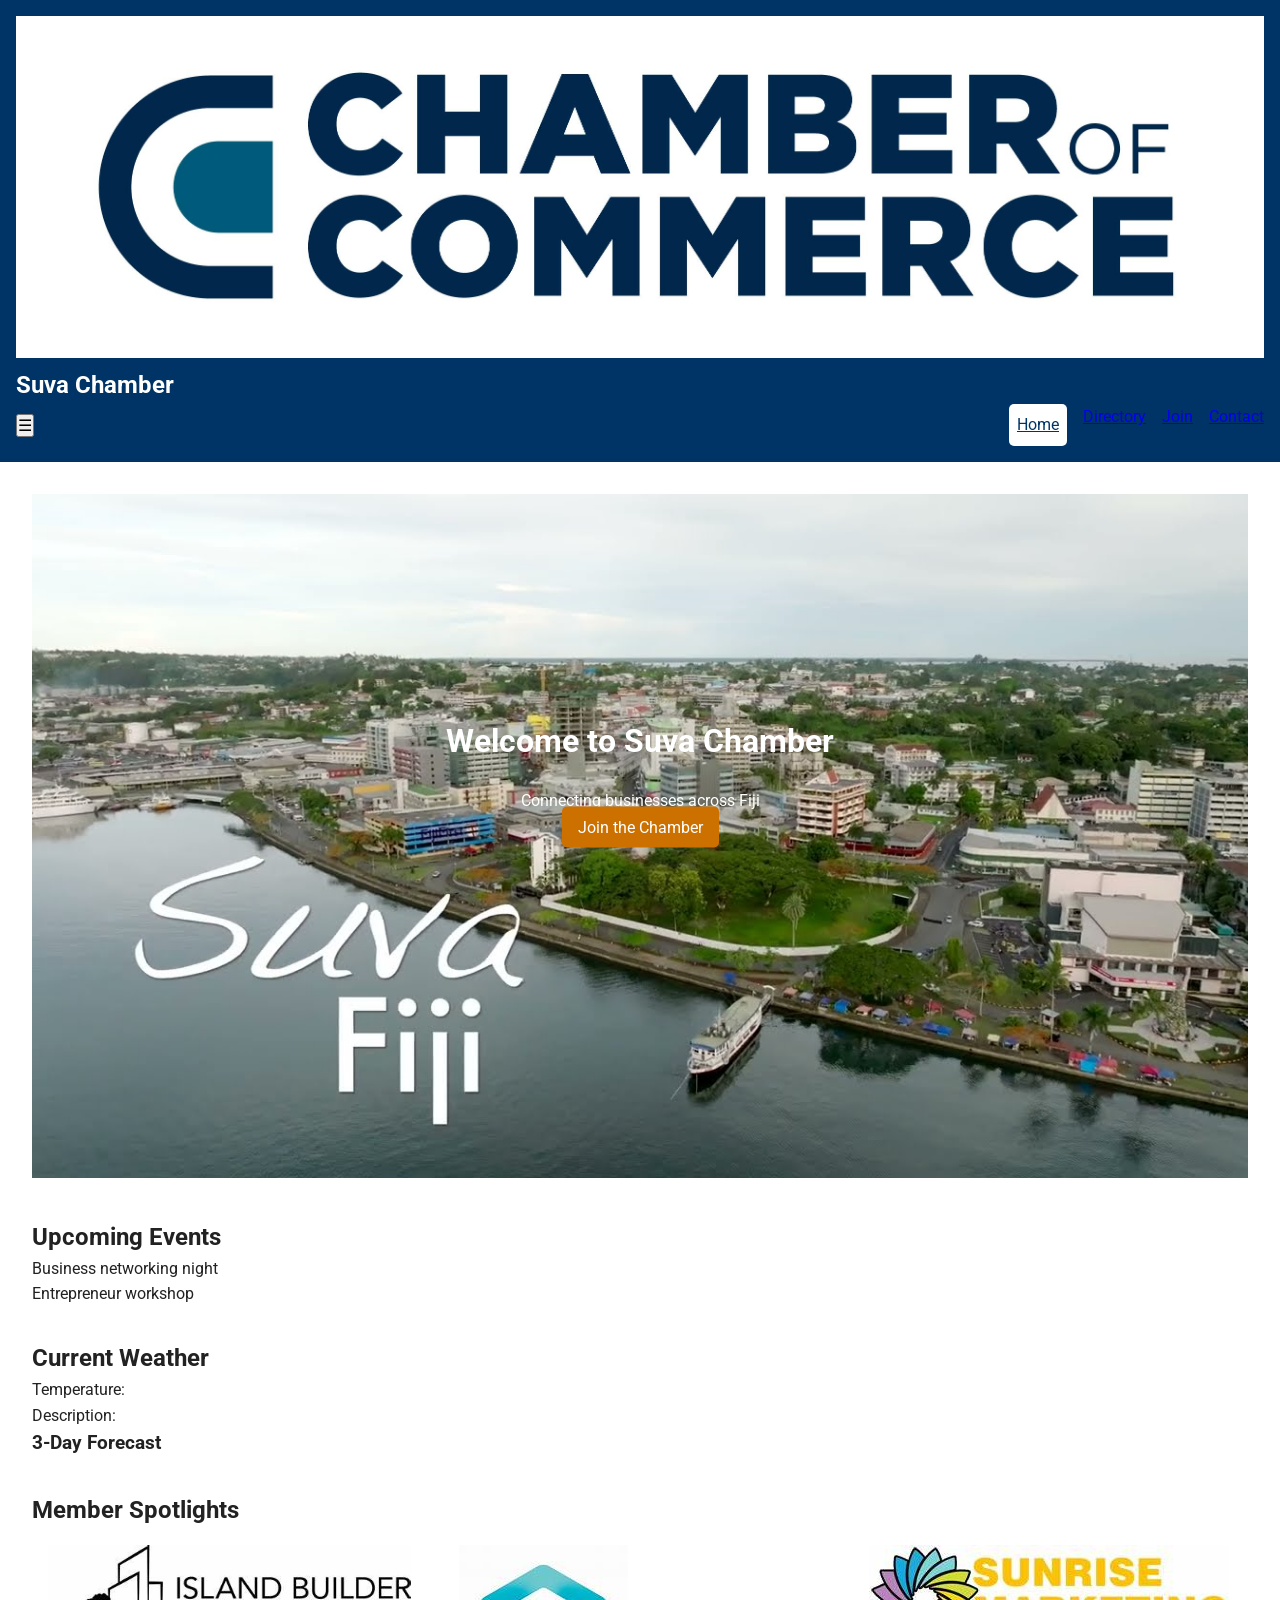
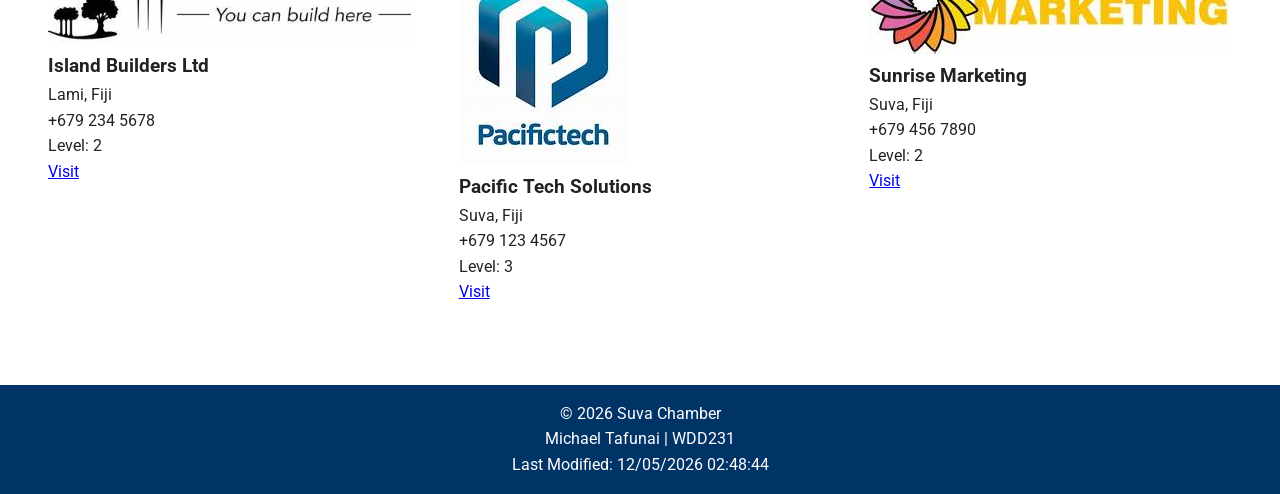
<file: chamber/index.html>
<!DOCTYPE html>
<html lang="en">
<head>
    <meta charset="UTF-8">
    <meta name="viewport" content="width=device-width, initial-scale=1.0">

    <title>Suva Chamber of Commerce</title>

    <meta name="description" content="Suva Chamber of Commerce connects local businesses in Fiji with events, networking, weather updates, and member spotlights.">
    <meta name="author" content="Michael Tafunai">


    <link rel="icon" href="images/logo.jpg">

    <link rel="preconnect" href="https://fonts.googleapis.com">
    <link rel="preconnect" href="https://fonts.gstatic.com" crossorigin>
    <link href="https://fonts.googleapis.com/css2?family=Roboto:wght@300;400;700&display=swap" rel="stylesheet">


    <meta property="og:title" content="Suva Chamber of Commerce - Local Business Network">

    <meta property="og:description" content="Discover Suva Chamber of Commerce featuring businesses, events, weather updates, and member spotlights across Fiji.">

    <meta property="og:image" content="https://mtafunai.github.io/wdd231/chamber/images/logo.jpg">

    <meta property="og:url" content="https://mtafunai.github.io/wdd231/chamber/index.html">

    <meta name="theme-color" content="#003366">


    <link rel="stylesheet" href="styles/normalize.css">
    <link rel="stylesheet" href="styles/small.css">
    <link rel="stylesheet" href="styles/larger.css">
    <link rel="stylesheet" href="styles/base.css">


    <script defer src="scripts/home.js"></script>
</head>

<body>

<header>

    <div class="logo-area">
        <img src="images/logo.jpg" alt="Suva Chamber Logo">
        <h2>Suva Chamber</h2>
    </div>

    <button id="menuBtn" aria-label="Open navigation menu">☰</button>

    <nav id="navMenu" aria-label="Main Navigation">
        <a href="index.html" class="active">Home</a>
        <a href="directory.html">Directory</a>
        <a href="#">Join</a>
        <a href="#">Contact</a>
    </nav>

</header>

<main>


    <section class="hero">
        <img src="images/hero.jpg" alt="Suva city business district view">
        <div class="hero-text">
            <h1>Welcome to Suva Chamber</h1>
            <p>Connecting businesses across Fiji</p>
            <a href="#" class="cta">Join the Chamber</a>
        </div>
    </section>

    <section class="events">
        <h2>Upcoming Events</h2>
        <p>Business networking night</p>
        <p>Entrepreneur workshop</p>
    </section>


    <section class="weather">
        <h2>Current Weather</h2>
        <p>Temperature: <span id="temp"></span></p>
        <p>Description: <span id="desc"></span></p>

        <h3>3-Day Forecast</h3>
        <div id="forecast"></div>
    </section>


    <section class="spotlights">
        <h2>Member Spotlights</h2>
        <div id="spotlightContainer"></div>
    </section>

</main>

<footer>
    <p>&copy; <span id="year"></span> Suva Chamber</p>
    <p>Michael Tafunai | WDD231</p>
    <p>Last Modified: <span id="lastModified"></span></p>
</footer>

</body>
</html>
</file>
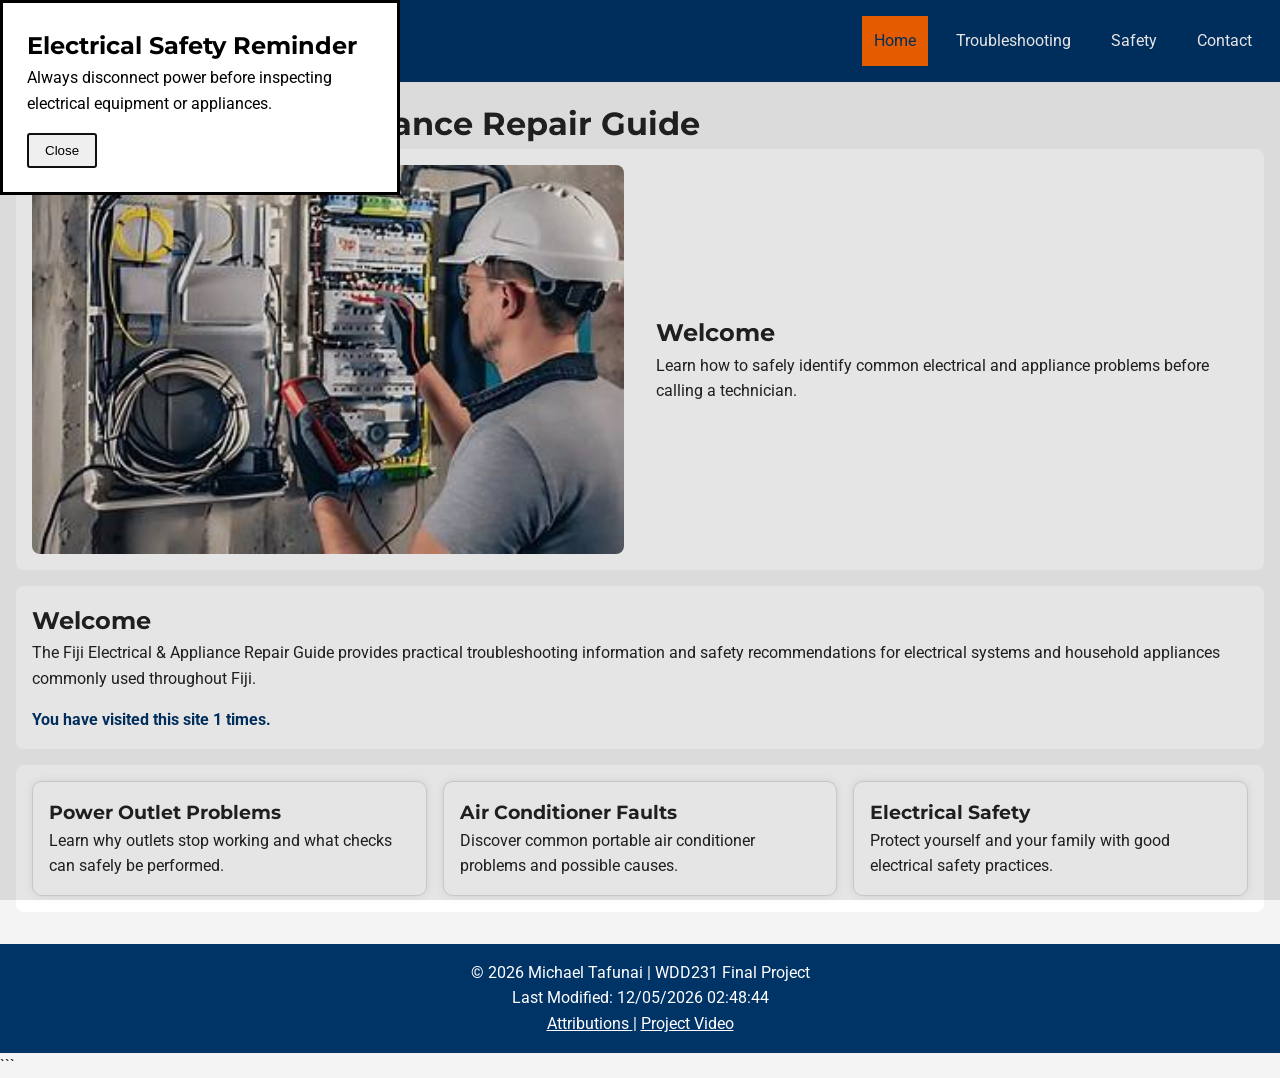
<file: finalproject/index.html>
<!DOCTYPE html>
<html lang="en">
<head>
    <meta charset="UTF-8">
    <meta name="viewport" content="width=device-width, initial-scale=1.0">

    <title>Fiji Electrical & Appliance Repair Guide</title>

    <meta 
        property="og:site_name"
        content="Taffs Electrical and Appliance Repair Guide">

    <meta
        name="description"
        content="Electrical troubleshooting, appliance repair information and safety guides for homes and businesses in Fiji.">

    <meta
        name="author"
        content="Michael Tafunai">

    <meta
        property="og:title"
        content="Taffs Electrical and Appliance Repair Guide">

    <meta
        property="og:description"
        content="Electrical troubleshooting, appliance repair information and safety guides for homes and businesses in Fiji.">

    <meta
        property="og:image"
        content="https://mtafunai.github.io/wdd231/finalproject/images/hero.jpg">

    <meta
        property="og:url"
        content="https://mtafunai.github.io/wdd231/finalproject/index.html">

    <meta
        property="og:type"
        content="website">

    <link
    rel="icon"
    type="image/x-icon"
    href="images/favicon.ico">

    <link rel="preconnect"
    href="https://fonts.googleapis.com">

<link rel="preconnect"
    href="https://fonts.gstatic.com"
    crossorigin>

<link
    href="https://fonts.googleapis.com/css2?family=Montserrat:wght@400;700&family=Roboto:wght@300;400;700&display=swap"
    rel="stylesheet">

    <link rel="stylesheet" href="styles/small.css">
    <link rel="stylesheet" href="styles/larger.css">

</head>

<body>

<header>

    <div class="logo">
        <p>Taffs Electrical & Appliance Repair Guide</p>
    </div>

    <button
        id="menuButton"
        aria-label="Open navigation menu">
        ☰
    </button>

    <nav id="navigation">

        <a href="index.html" class="active">
            Home
        </a>

        <a href="troubleshooting.html">
            Troubleshooting
        </a>

        <a href="safety.html">
            Safety
        </a>

        <a href="contactform.html">
            Contact
        </a>

    </nav>

</header>

<main>

        <h1>
            Taffs Electrical & Appliance Repair Guide
        </h1>

    <section class="hero">

        <img
            src="images/hero.jpg"
            alt="Electrical technician performing maintenance"
            loading="lazy"
            width="1200"
            height="675">

        <div class="hero-text">

            <h2>Welcome</h2>

            <p>
                Learn how to safely identify common electrical and
                appliance problems before calling a technician.
            </p>

        </div>

    </section>

    <section class="welcome">

        <h2>Welcome</h2>

        <p>
            The Fiji Electrical & Appliance Repair Guide provides
            practical troubleshooting information and safety
            recommendations for electrical systems and household
            appliances commonly used throughout Fiji.
        </p>

        <p id="visitCounter"></p>

    </section>

    <section class="features">

        <article class="card">

            <h3>Power Outlet Problems</h3>

            <p>
                Learn why outlets stop working and what checks can
                safely be performed.
            </p>

        </article>

        <article class="card">

            <h3>Air Conditioner Faults</h3>

            <p>
                Discover common portable air conditioner problems and
                possible causes.
            </p>

        </article>

        <article class="card">

            <h3>Electrical Safety</h3>

            <p>
                Protect yourself and your family with good electrical
                safety practices.
            </p>

        </article>

    </section>

    <dialog id="safetyModal">

        <h2>Electrical Safety Reminder</h2>

        <p>
            Always disconnect power before inspecting electrical
            equipment or appliances.
        </p>

        <button id="closeModal">
            Close
        </button>

    </dialog>

</main>

<footer>

    <p>
        &copy;
        <span id="year"></span>
        Michael Tafunai | WDD231 Final Project
    </p>

    <p id="lastModified"></p>

    <p>

        <a href="attributions.html">
            Attributions
        </a>

        |

        <a href="https://youtube.com/">
            Project Video
        </a>

    </p>

</footer>

<script type="module" src="scripts/main.js"></script>

</body>
</html>
```
</file>
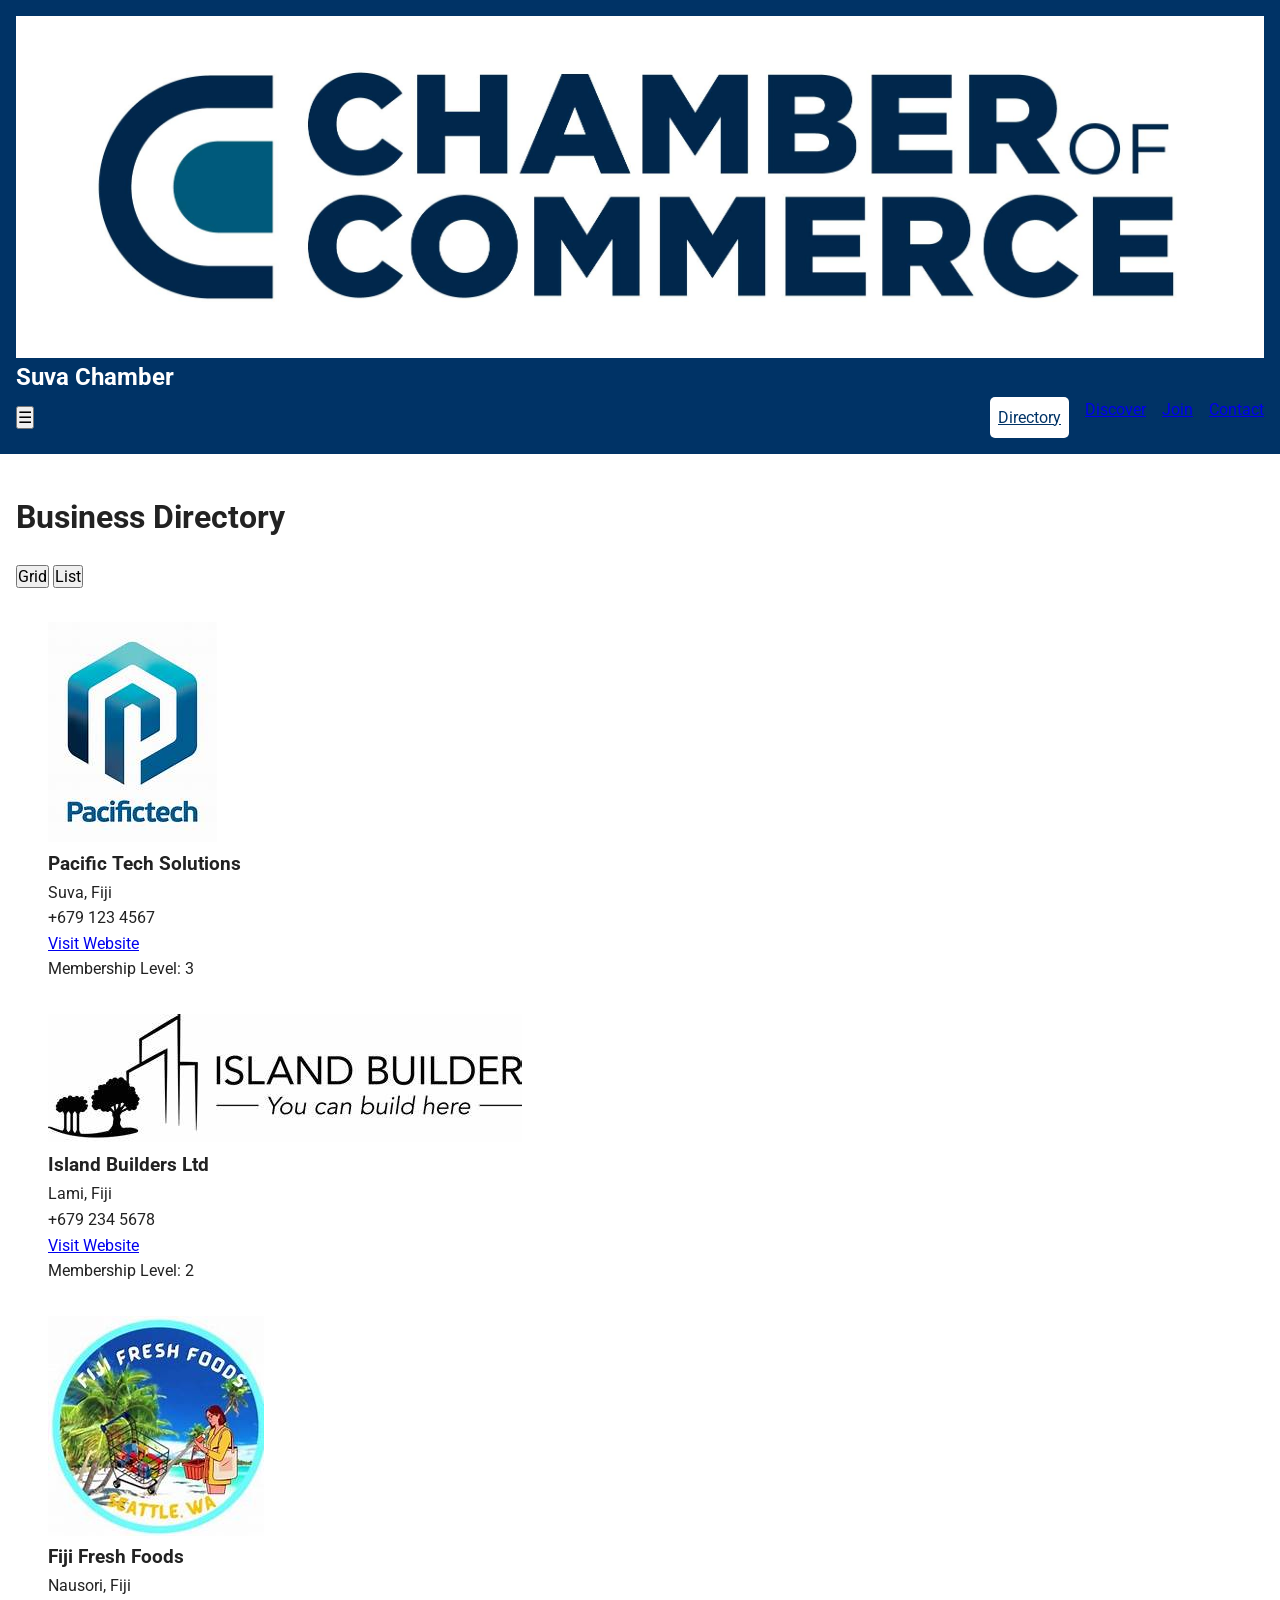
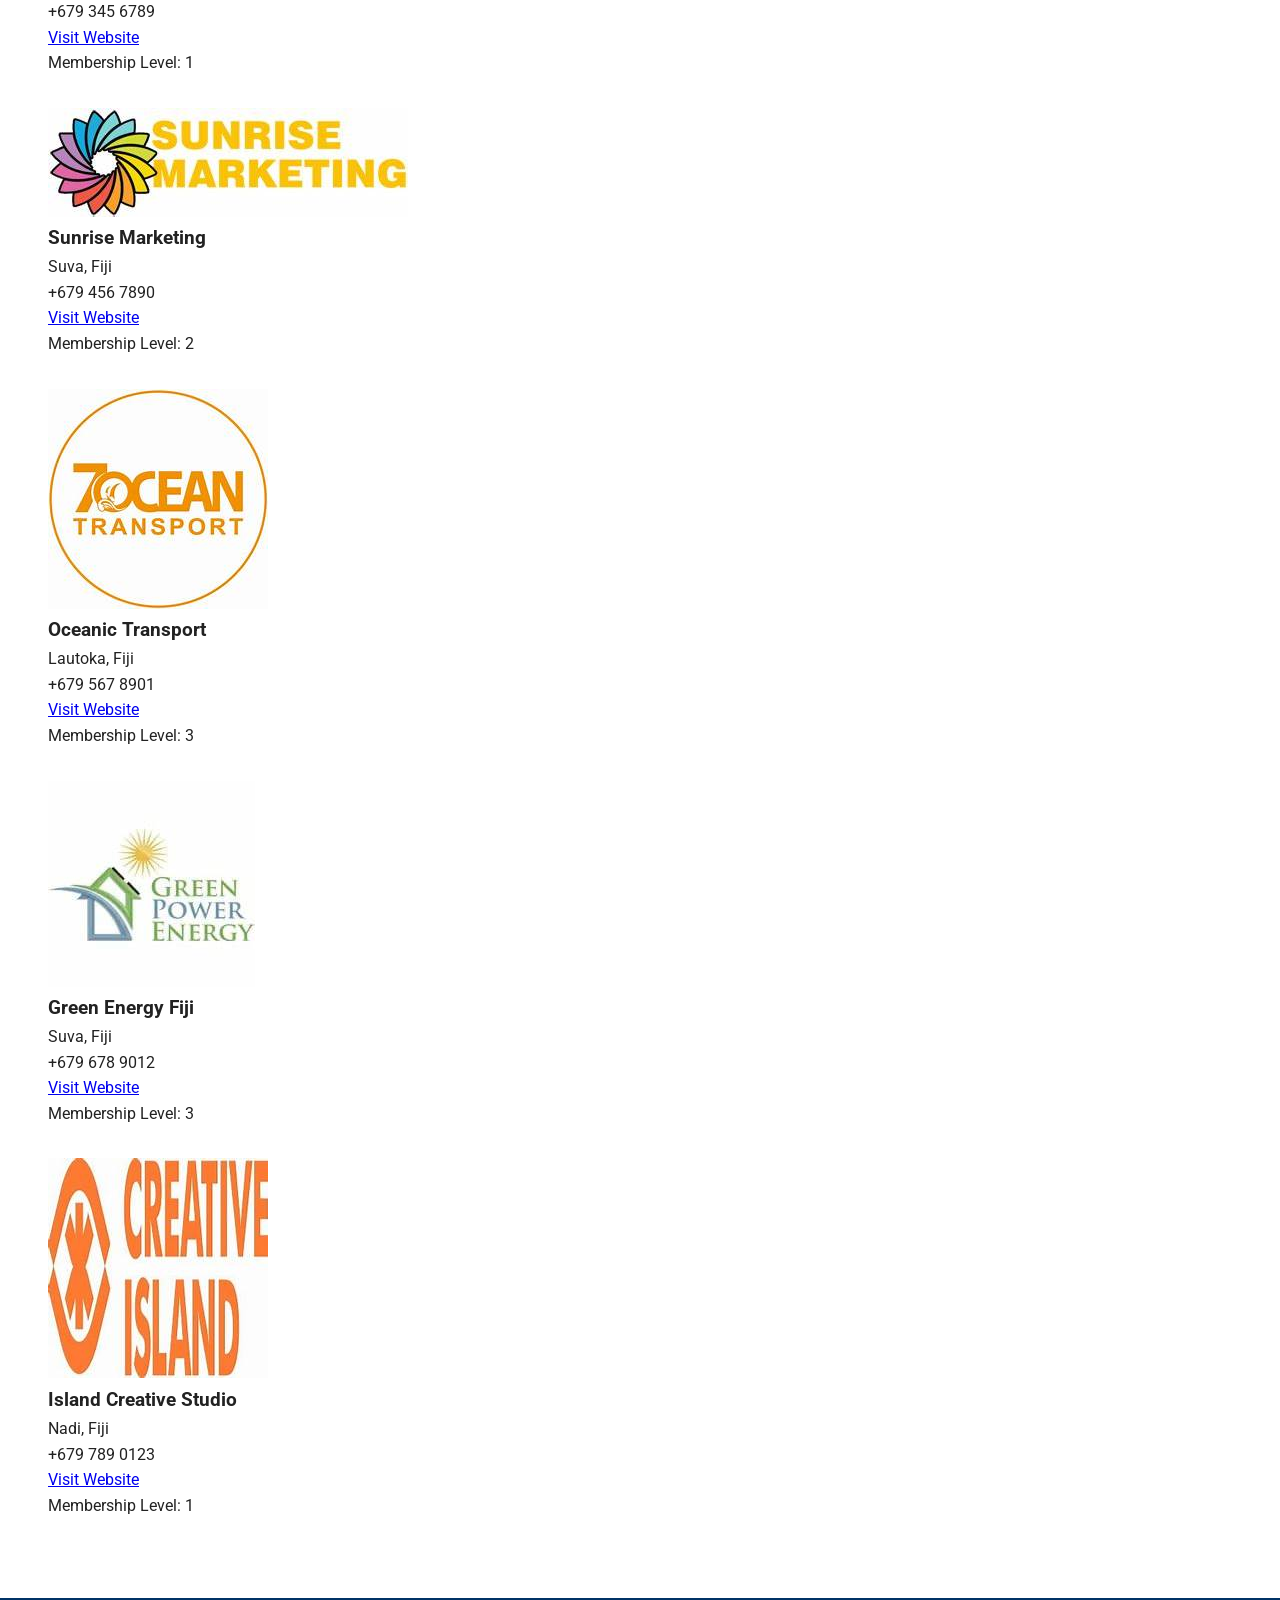
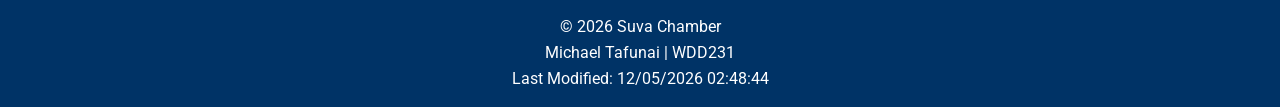
<file: chamber/directory.html>
<!DOCTYPE html>
<html lang="en">
<head>
    <meta charset="UTF-8">
    <meta name="viewport" content="width=device-width, initial-scale=1.0">

    <title>Suva Chamber Directory</title>

    <meta name="description" content="Browse verified businesses in the Suva Chamber of Commerce directory connecting local companies and services across Fiji.">
    <meta name="author" content="Michael Tafunai">


    <link rel="icon" href="images/logo.jpg">


    <link rel="preconnect" href="https://fonts.googleapis.com">
    <link rel="preconnect" href="https://fonts.gstatic.com" crossorigin>
    <link href="https://fonts.googleapis.com/css2?family=Roboto:wght@300;400;700&display=swap" rel="stylesheet">


    <meta property="og:title" content="Suva Chamber Directory - Local Businesses">
    <meta property="og:description" content="Explore trusted businesses in Suva Chamber directory.">
    <meta property="og:image" content="https://mtafunai.github.io/wdd231/chamber/images/logo.jpg">
    <meta property="og:url" content="https://mtafunai.github.io/wdd231/chamber/directory.html">

    <meta name="theme-color" content="#003366">


    <link rel="stylesheet" href="styles/normalize.css">
    <link rel="stylesheet" href="styles/small.css">
    <link rel="stylesheet" href="styles/larger.css">
    <link rel="stylesheet" href="styles/base.css">


    <script defer src="scripts/directory.js"></script>
</head>

<body>

<header>

    <div class="logo-area">
        <img src="images/logo.jpg" alt="Suva Chamber Logo" class="logo">
        <h2>Suva Chamber</h2>
    </div>

    <button id="menuBtn" aria-label="Open navigation">☰</button>

    <nav id="navMenu" aria-label="Main Navigation">
        <a href="directory.html" class="active">Directory</a>
        <a href="#">Discover</a>
        <a href="#">Join</a>
        <a href="#">Contact</a>
    </nav>

</header>

<main>

    <h1>Business Directory</h1>

    <div class="view-buttons">
        <button id="gridBtn" aria-label="Grid view">Grid</button>
        <button id="listBtn" aria-label="List view">List</button>
    </div>

    <section id="members" class="grid-view"></section>

</main>

<footer>
    <p>&copy; <span id="year"></span> Suva Chamber</p>
    <p>Michael Tafunai | WDD231</p>
    <p>Last Modified: <span id="lastModified"></span></p>
</footer>

</body>
</html>
</file>
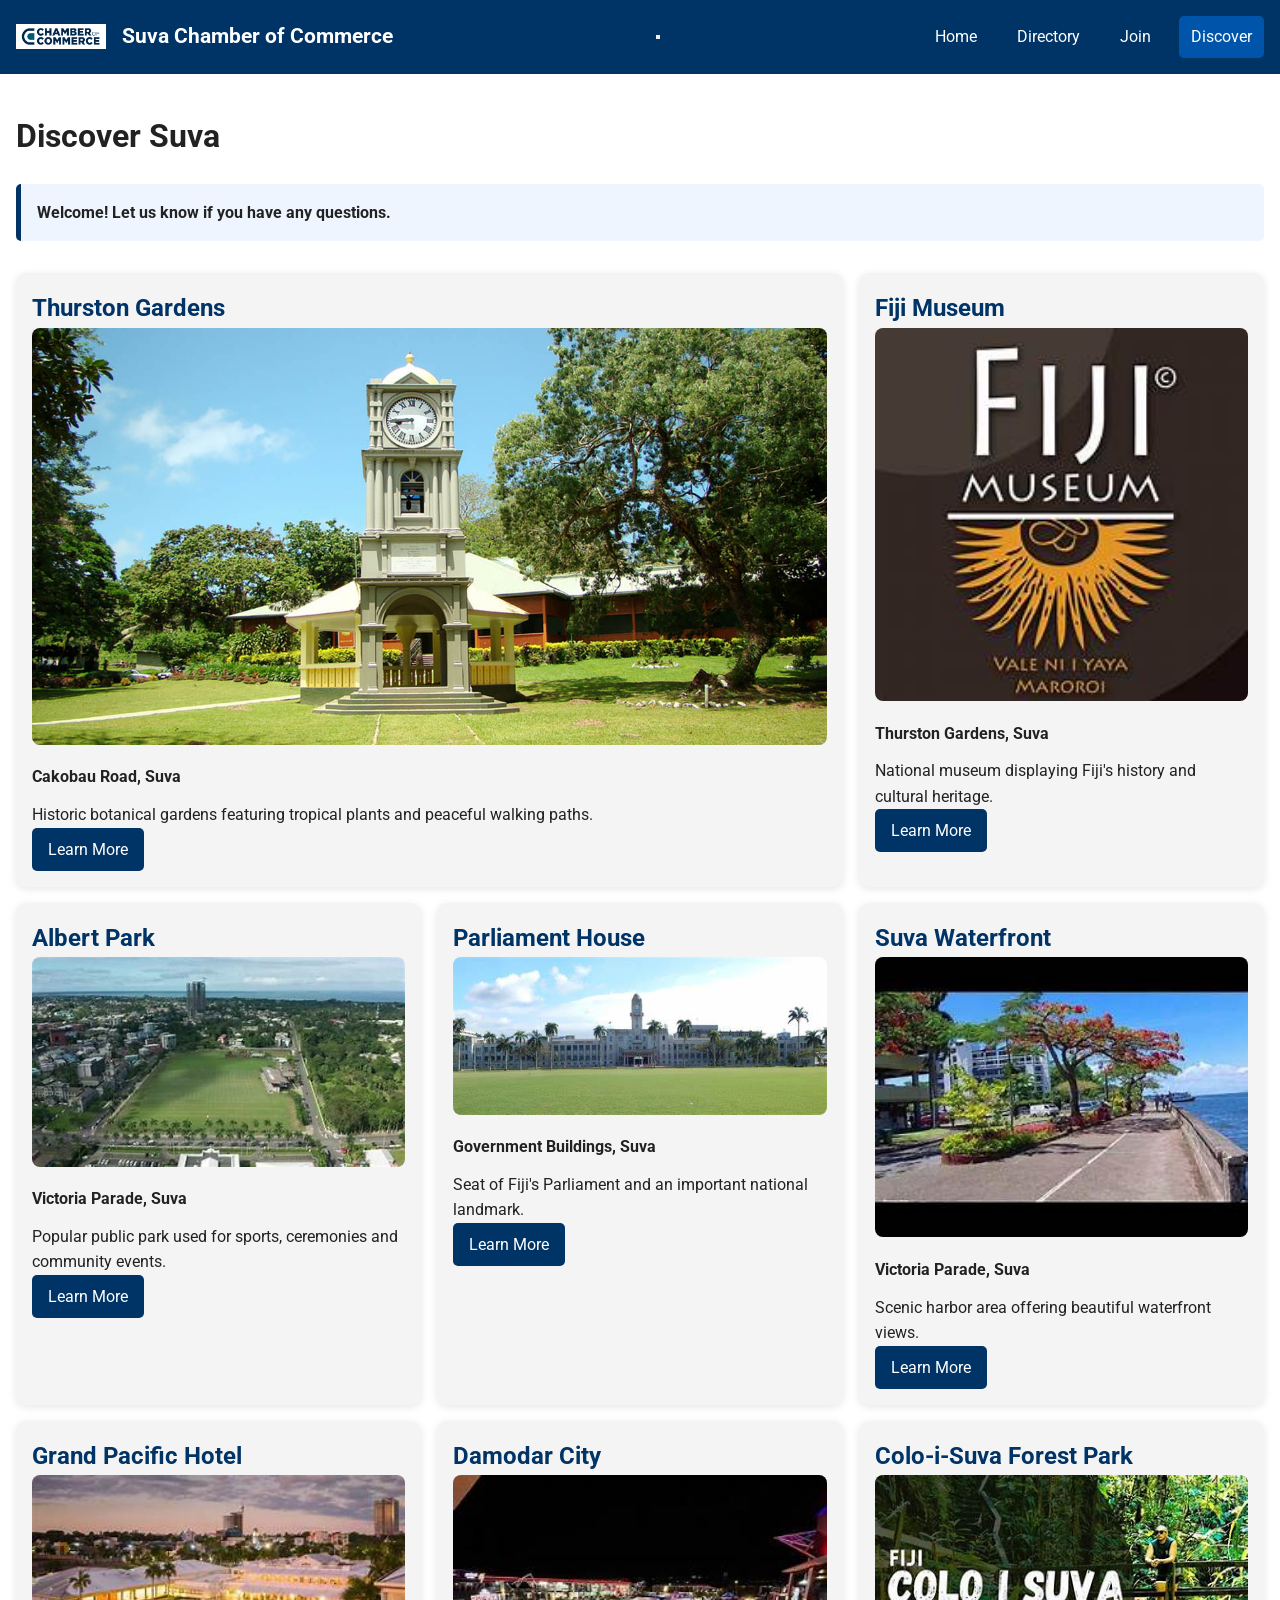
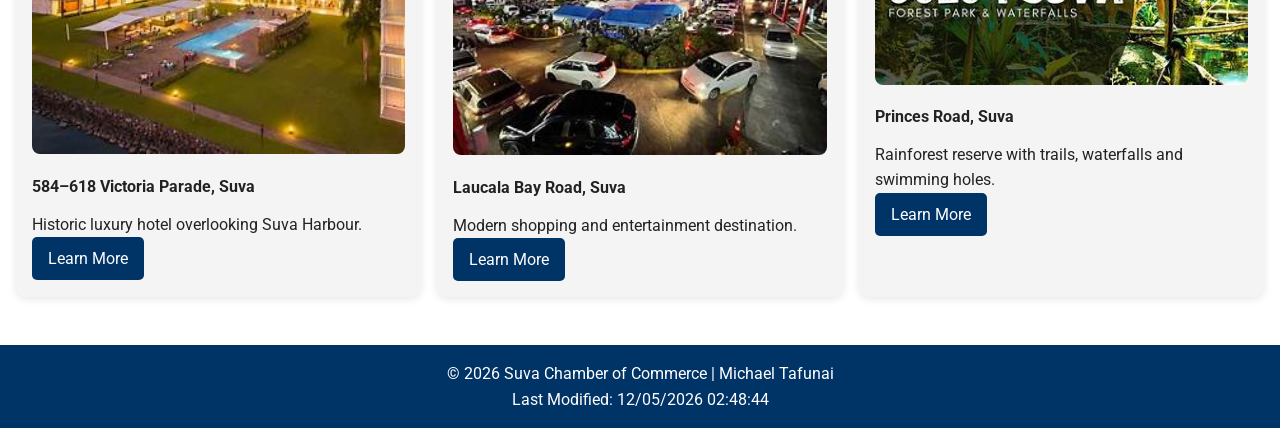
<file: chamber/discover.html>
<!DOCTYPE html>
<html lang="en">
<head>
    <meta charset="UTF-8">

    <meta name="viewport" content="width=device-width, initial-scale=1.0">

    <title>Discover | Suva Chamber of Commerce</title>

    <meta name="description"
        content="Discover attractions, landmarks, parks, and business opportunities throughout Suva, Fiji.">

    <meta name="author" content="Michael Tafunai">

    <meta property="og:title"
        content="Discover Suva | Suva Chamber of Commerce">

    <meta property="og:description"
        content="Explore attractions, landmarks, parks and business opportunities in Suva, Fiji.">

    <meta property="og:image"
        content="https://mtafunai.github.io/wdd231/chamber/images/logo.jpg">

    <meta property="og:url"
        content="https://mtafunai.github.io/wdd231/chamber/discover.html">

    <link rel="icon" href="images/logo.jpg">

    <link rel="preconnect" href="https://fonts.googleapis.com">

    <link rel="preconnect"
        href="https://fonts.gstatic.com"
        crossorigin>

    <link href="https://fonts.googleapis.com/css2?family=Roboto:wght@400;700&display=swap"
        rel="stylesheet">

    <link rel="stylesheet" href="styles/normalize.css">
    <link rel="stylesheet" href="styles/base.css">
    <link rel="stylesheet" href="styles/larger.css">
    <link rel="stylesheet" href="styles/discover.css">

    <script src="scripts/navigation.js" defer></script>
    <script type="module" src="scripts/discover.js"></script>
</head>

<body>

<header>

    <div class="logo">

        <img src="images/logo.jpg"
            alt="Suva Chamber Logo"
            width="80"
            height="80">

        <span>Suva Chamber of Commerce</span>

    </div>

    <button id="menu" aria-label="Menu"></button>

    <nav class="navigation">
        <a href="index.html">Home</a>
        <a href="directory.html">Directory</a>
        <a href="join.html">Join</a>
        <a href="discover.html" class="active">Discover</a>
    </nav>

</header>

<main>

    <h1>Discover Suva</h1>

    <div id="visit-message" class="visit-message"></div>

    <h2 class="visually-hidden">Places of Interest</h2>

    <section id="discover-cards"></section>

</main>

<footer>

    <p>&copy; 2026 Suva Chamber of Commerce | Michael Tafunai</p>

    <p>
        Last Modified:
        <span id="lastModified"></span>
    </p>

</footer>

</body>
</html>
</file>
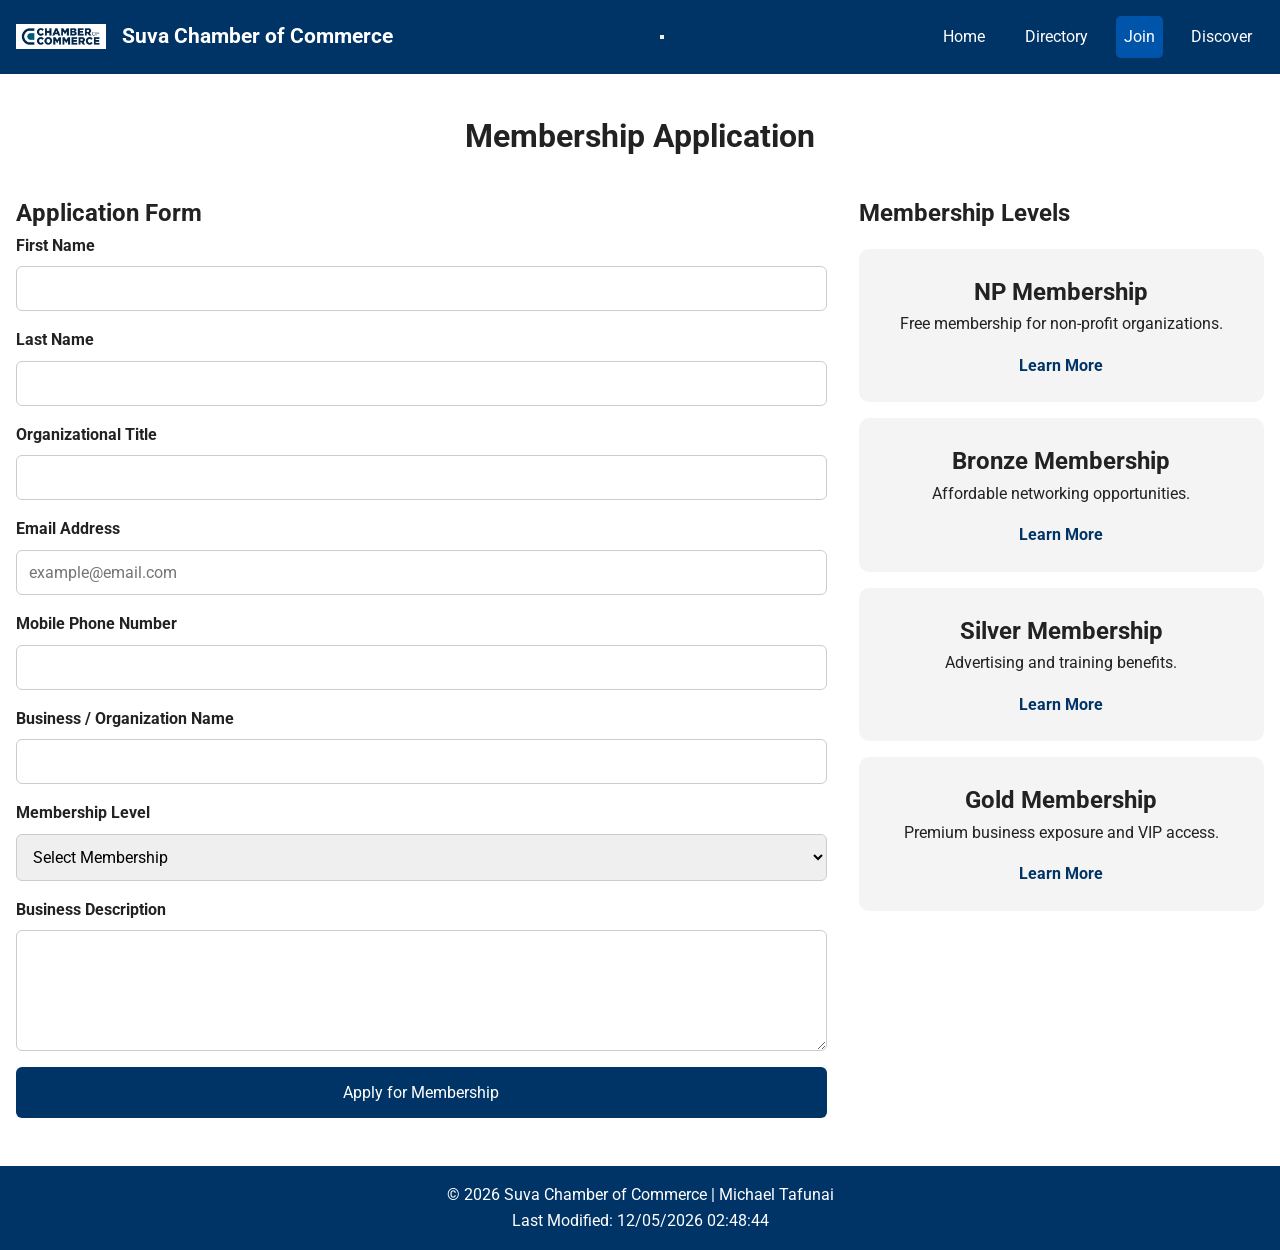
<file: chamber/join.html>
<!DOCTYPE html>
<html lang="en">

<head>
    <meta charset="UTF-8">

    <meta name="viewport"
        content="width=device-width, initial-scale=1.0">

    <title>Join | Suva Chamber of Commerce</title>

    <meta name="description"
        content="Apply to join the Suva Chamber of Commerce and connect with local businesses, events, and networking opportunities in Fiji.">

    <meta name="author"
        content="Michael Tafunai">


    <meta property="og:title"
        content="Join the Suva Chamber of Commerce">

    <meta property="og:description"
        content="Apply for chamber membership and connect with businesses, networking events, and professional opportunities in Suva, Fiji.">

    <meta property="og:image"
        content="https://mtafunai.github.io/wdd231/chamber/images/logo.jpg">

    <meta property="og:url"
        content="https://mtafunai.github.io/wdd231/chamber/join.html">

    <meta property="og:type"
        content="website">

    <link rel="icon"
        href="images/logo.jpg">

    <link rel="preconnect"
        href="https://fonts.googleapis.com">

    <link rel="preconnect"
        href="https://fonts.gstatic.com"
        crossorigin>

    <link href="https://fonts.googleapis.com/css2?family=Roboto:wght@400;700&display=swap"
        rel="stylesheet">

    <link rel="stylesheet"
        href="styles/normalize.css">

    <link rel="stylesheet"
        href="styles/base.css">

    <link rel="stylesheet"
        href="styles/larger.css">

    <link rel="stylesheet"
        href="styles/join.css">

    <script src="scripts/navigation.js"
        defer></script>

    <script src="scripts/join.js"
        defer></script>

</head>

<body>

    <header>

        <div class="logo">

            <img src="images/logo.jpg"
                alt="Suva Chamber Logo"
                width="60"
                height="60">

            <span>Suva Chamber of Commerce</span>

        </div>

        <button id="menu"
            aria-label="Menu"></button>

        <nav class="navigation">

            <a href="index.html">Home</a>

            <a href="directory.html">Directory</a>

            <a href="join.html"
                class="active">Join</a>

            <a href="#">Discover</a>

        </nav>

    </header>

    <main>

        <h1>Membership Application</h1>

        <div class="join-container">

            <section class="form-section">

                <h2>Application Form</h2>

                <form method="get"
                    action="thankyou.html">

                    <label>

                        First Name

                        <input type="text"
                            name="firstName"
                            title="Enter your first name"
                            autocomplete="given-name"
                            required>

                    </label>

                    <label>

                        Last Name

                        <input type="text"
                            name="lastName"
                            title="Enter your last name"
                            autocomplete="family-name"
                            required>

                    </label>

                    <label>

                        Organizational Title

                        <input type="text"
                            name="orgTitle"
                            title="Only letters, spaces, and hyphens allowed"
                            autocomplete="organization-title"
                            pattern="[A-Za-z\-\s]{7,}">

                    </label>

                    <label>

                        Email Address

                        <input type="email"
                            name="email"
                            title="Enter your email address"
                            autocomplete="email"
                            placeholder="example@email.com"
                            required>

                    </label>

                    <label>

                        Mobile Phone Number

                        <input type="tel"
                            name="phone"
                            title="Enter your mobile phone number"
                            autocomplete="tel"
                            required>

                    </label>

                    <label>

                        Business / Organization Name

                        <input type="text"
                            name="organization"
                            title="Enter organization name"
                            autocomplete="organization"
                            required>

                    </label>

                    <label>

                        Membership Level

                        <select name="membership"
                            required>

                            <option value="">Select Membership</option>

                            <option value="np">NP Membership</option>

                            <option value="bronze">Bronze Membership</option>

                            <option value="silver">Silver Membership</option>

                            <option value="gold">Gold Membership</option>

                        </select>

                    </label>

                    <label>

                        Business Description

                        <textarea name="description"
                            title="Describe your organization"
                            rows="5"></textarea>

                    </label>

                    <input type="hidden"
                        id="timestamp"
                        name="timestamp">

                    <button type="submit"
                        class="submitBtn">

                        Apply for Membership

                    </button>

                </form>

            </section>

            <section class="membership-cards">

                <h2>Membership Levels</h2>

                <div class="membership-card">

                    <h2>NP Membership</h2>

                    <p>Free membership for non-profit organizations.</p>

                    <a href="#"
                        class="open-modal"
                        data-modal="npModal">

                        Learn More

                    </a>

                </div>

                <div class="membership-card">

                    <h2>Bronze Membership</h2>

                    <p>Affordable networking opportunities.</p>

                    <a href="#"
                        class="open-modal"
                        data-modal="bronzeModal">

                        Learn More

                    </a>

                </div>

                <div class="membership-card">

                    <h2>Silver Membership</h2>

                    <p>Advertising and training benefits.</p>

                    <a href="#"
                        class="open-modal"
                        data-modal="silverModal">

                        Learn More

                    </a>

                </div>

                <div class="membership-card">

                    <h2>Gold Membership</h2>

                    <p>Premium business exposure and VIP access.</p>

                    <a href="#"
                        class="open-modal"
                        data-modal="goldModal">

                        Learn More

                    </a>

                </div>

            </section>

        </div>

        <!-- MODALS -->

        <dialog id="npModal">

            <h2>NP Membership Benefits</h2>

            <ul>

                <li>No membership fee</li>

                <li>Community event access</li>

                <li>Networking opportunities</li>

            </ul>

            <button class="close-modal">

                Close

            </button>

        </dialog>

        <dialog id="bronzeModal">

            <h2>Bronze Membership Benefits</h2>

            <ul>

                <li>Business networking</li>

                <li>Event discounts</li>

                <li>Training sessions</li>

            </ul>

            <button class="close-modal">

                Close

            </button>

        </dialog>

        <dialog id="silverModal">

            <h2>Silver Membership Benefits</h2>

            <ul>

                <li>Homepage advertising</li>

                <li>Business spotlight opportunities</li>

                <li>Advanced training workshops</li>

            </ul>

            <button class="close-modal">

                Close

            </button>

        </dialog>

        <dialog id="goldModal">

            <h2>Gold Membership Benefits</h2>

            <ul>

                <li>Premium homepage spotlight</li>

                <li>VIP event invitations</li>

                <li>Exclusive advertising opportunities</li>

            </ul>

            <button class="close-modal">

                Close

            </button>

        </dialog>

    </main>

    <footer>

        <p>&copy; 2026 Suva Chamber of Commerce | Michael Tafunai</p>
        <p>Last Modified: <span id="lastModified"></span></p>

    </footer>

</body>

</html>
</file>
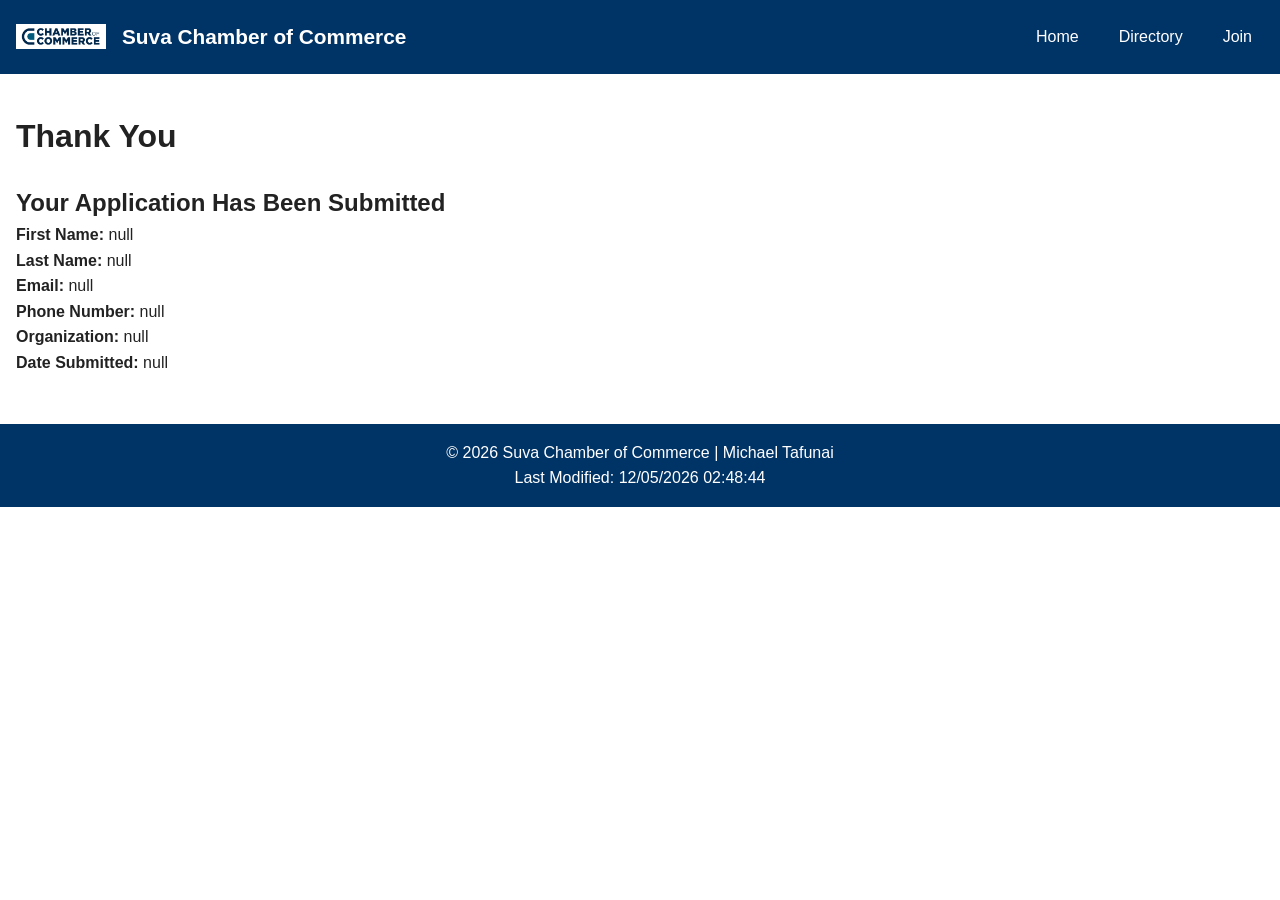
<file: chamber/thankyou.html>
<!DOCTYPE html>
<html lang="en">

<head>
    <meta charset="UTF-8">

    <meta name="viewport"
        content="width=device-width, initial-scale=1.0">

    <title>Thank You | Suva Chamber</title>

    <meta name="description"
        content="Thank you for applying to the Suva Chamber of Commerce.">
    <meta name="author"
        content="Michael Tafunai">

    <link rel="stylesheet"
        href="styles/normalize.css">

    <link rel="stylesheet"
        href="styles/base.css">

    <link rel="stylesheet"
        href="styles/larger.css">
</head>

<body>

    <header>

        <div class="logo">

            <img src="images/logo.jpg"
                alt="Suva Chamber Logo"
                width="60"
                height="60">

            <span>Suva Chamber of Commerce</span>

        </div>

        <nav class="navigation">

            <a href="index.html">Home</a>
            <a href="directory.html">Directory</a>
            <a href="join.html">Join</a>

        </nav>

    </header>

    <main>

        <h1>Thank You</h1>

        <section class="thankyou">

            <h2>Your Application Has Been Submitted</h2>

            <div id="results"></div>

        </section>

    </main>

    <footer>

        <p>&copy; 2026 Suva Chamber of Commerce | Michael Tafunai</p>

        <p>
            Last Modified:
            <span id="lastModified"></span>
        </p>

    </footer>

    <script>

        const params = new URLSearchParams(window.location.search);

        document.getElementById("results").innerHTML = `
            <p><strong>First Name:</strong> ${params.get("firstName")}</p>
            <p><strong>Last Name:</strong> ${params.get("lastName")}</p>
            <p><strong>Email:</strong> ${params.get("email")}</p>
            <p><strong>Phone Number:</strong> ${params.get("phone")}</p>
            <p><strong>Organization:</strong> ${params.get("organization")}</p>
            <p><strong>Date Submitted:</strong> ${params.get("timestamp")}</p>
        `;

        document.getElementById("lastModified").textContent = document.lastModified;

    </script>

</body>

</html>
</file>
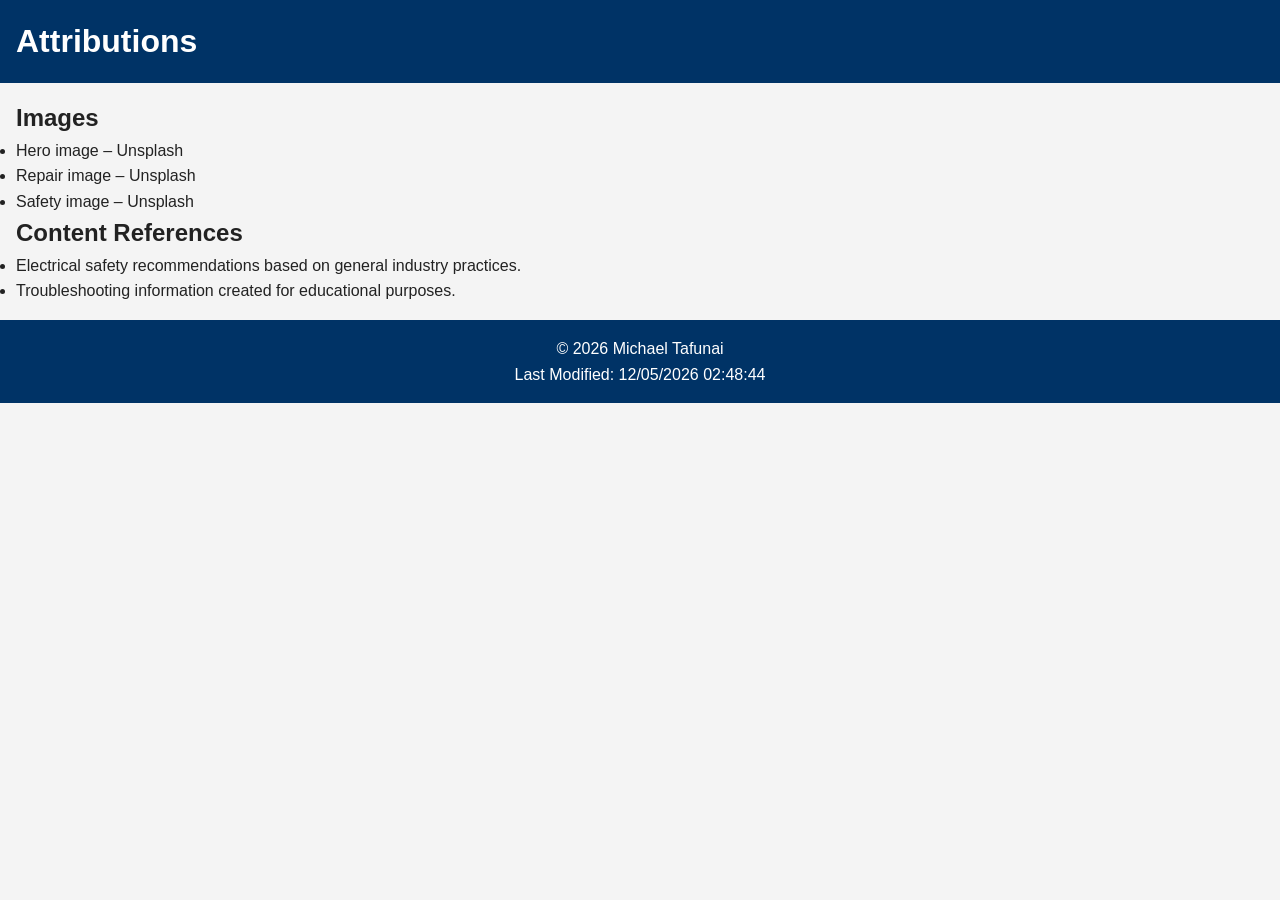
<file: finalproject/attributions.html>
<!DOCTYPE html>
<html lang="en">
<head>

<meta charset="UTF-8">

<meta name="viewport"
content="width=device-width, initial-scale=1.0">

<link rel="icon"
href="images/favicon.ico">

<meta property="og:title"
content="Attributions">

<meta property="og:description"
content="Sources and references used for the website.">

<meta property="og:image"
content="https://mtafunai.github.io/wdd231/finalproject/images/hero.jpg">

<meta property="og:url"
content="https://mtafunai.github.io/wdd231/finalproject/attributions.html">

<meta property="og:type"
content="website">

<title>
Attributions |
Taffs Electrical & Appliance Repair Guide
</title>

<meta name="description"
content="Image and content references.">

<meta name="author"
content="Michael Tafunai">

<link rel="stylesheet"
href="styles/small.css">

<link rel="stylesheet"
href="styles/larger.css">

</head>

<body>

<header>

<h1>
Attributions
</h1>

</header>

<main>

<h2>
Images
</h2>

<ul>

<li>
Hero image – Unsplash
</li>

<li>
Repair image – Unsplash
</li>

<li>
Safety image – Unsplash
</li>

</ul>

<h2>
Content References
</h2>

<ul>

<li>
Electrical safety recommendations based on general industry practices.
</li>

<li>
Troubleshooting information created for educational purposes.
</li>

</ul>

</main>

<footer>

<p>
&copy;
<span id="year"></span>
Michael Tafunai
</p>

<p id="lastModified"></p>

</footer>

<script>

document.querySelector("#year").textContent =
new Date().getFullYear();

document.querySelector("#lastModified").textContent =
`Last Modified: ${document.lastModified}`;

</script>

</body>
</html>
</file>
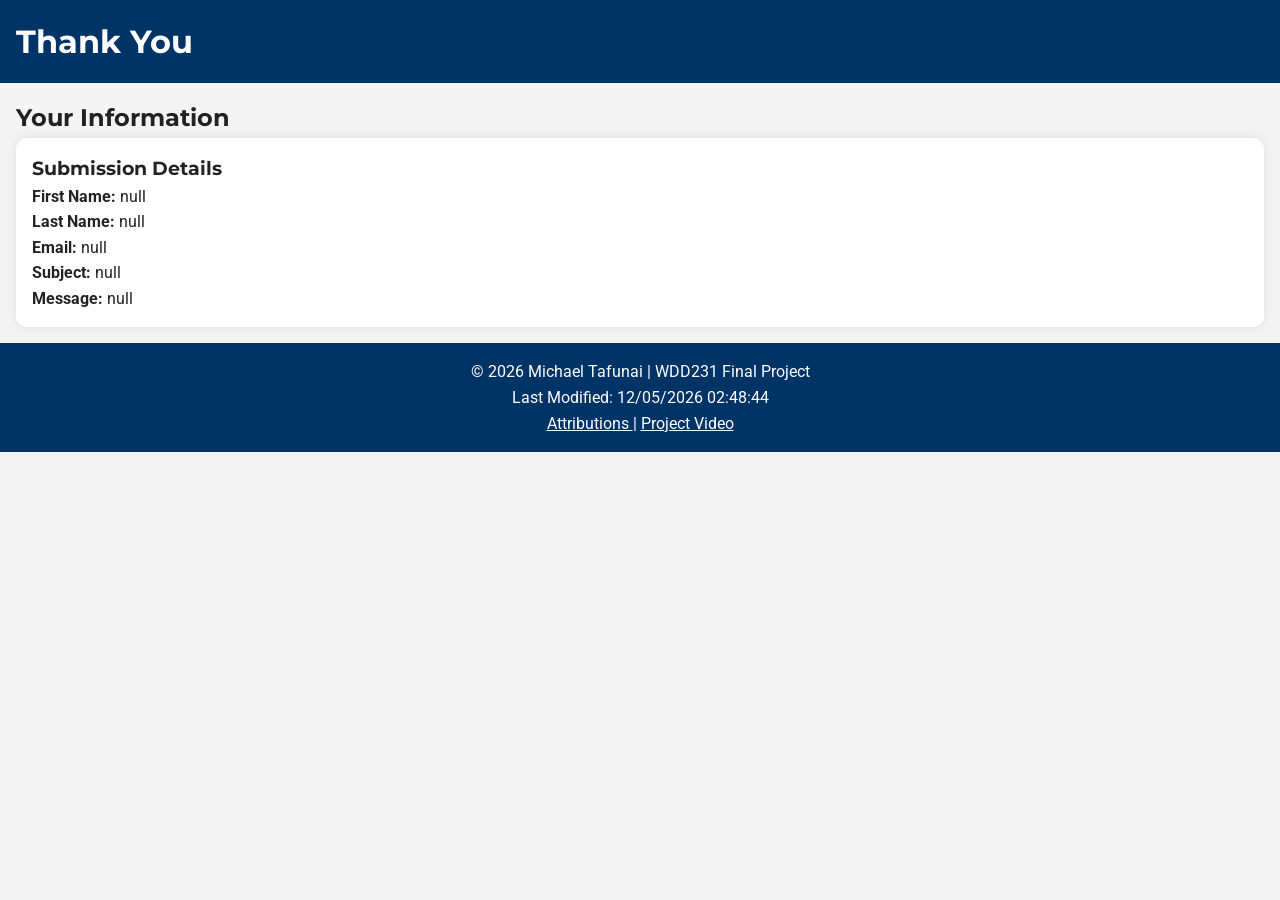
<file: finalproject/contact.html>
<!DOCTYPE html>
<html lang="en">
<head>

<meta charset="UTF-8">

<meta name="viewport"
content="width=device-width, initial-scale=1.0">

<title>
Submission Results | Taffs Electrical & Appliance Repair Guide
</title>

<meta name="description"
content="Displays the information submitted through the contact form.">

<meta name="author"
content="Michael Tafunai">

<link rel="icon"
type="image/x-icon"
href="images/favicon.ico">

<meta property="og:title"
content="Submission Results | Taffs Electrical Guide">

<meta property="og:description"
content="Displays the information submitted through the contact form.">

<meta property="og:image"
content="https://mtafunai.github.io/wdd231/finalproject/images/hero.jpg">

<meta property="og:url"
content="https://mtafunai.github.io/wdd231/finalproject/contact.html">

<meta property="og:type"
content="website">

<link rel="preconnect"
    href="https://fonts.googleapis.com">

<link rel="preconnect"
    href="https://fonts.gstatic.com"
    crossorigin>

<link
    href="https://fonts.googleapis.com/css2?family=Montserrat:wght@400;700&family=Roboto:wght@300;400;700&display=swap"
    rel="stylesheet">


<link rel="stylesheet"
href="styles/small.css">

<link rel="stylesheet"
href="styles/larger.css">

</head>

<body>

<header>

<h1>
Thank You
</h1>

</header>

<main>

<h2>
Your Information
</h2>

<div id="results">
</div>

</main>

<footer>

<p>
&copy;
<span id="year"></span>
Michael Tafunai | WDD231 Final Project
</p>

<p id="lastModified">
</p>

<p>

<a href="attributions.html">
Attributions
</a>

|

<a href="https://youtube.com/">
Project Video
</a>

</p>

</footer>

<script type="module"
src="scripts/form.js">
</script>

</body>
</html>
</file>
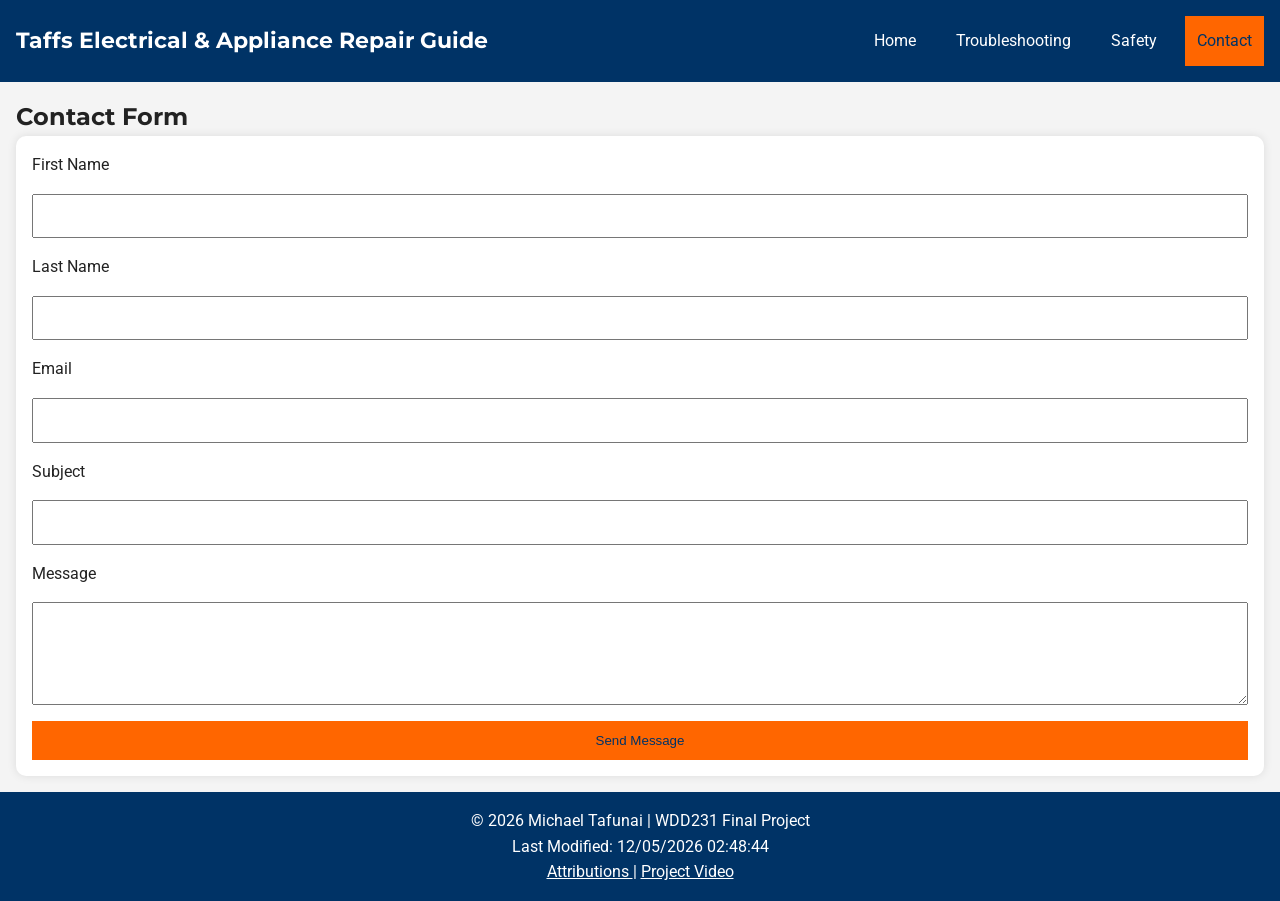
<file: finalproject/contactform.html>
<!DOCTYPE html>
<html lang="en">
<head>
<meta charset="UTF-8">
<meta name="viewport" content="width=device-width, initial-scale=1.0">

<title>Contact Us | Taffs Electrical & Appliance Repair Guide</title>

<meta name="description"
content="Send questions and enquiries about electrical troubleshooting and appliance repair services in Fiji.">

<meta name="author"
content="Michael Tafunai">

<link rel="icon"
type="image/x-icon"
href="images/favicon.ico">

<meta property="og:title"
content="Contact Taffs Electrical and Appliance Repair Guide">

<meta property="og:description"
content="Send questions and enquiries about electrical troubleshooting and appliance repair services in Fiji.">

<meta property="og:image"
content="https://mtafunai.github.io/wdd231/finalproject/images/hero.jpg">

<meta property="og:url"
content="https://mtafunai.github.io/wdd231/finalproject/contactform.html">

<meta property="og:type"
content="website">

<link
    rel="icon"
    type="image/x-icon"
    href="images/favicon.ico">

<link rel="preconnect"
    href="https://fonts.googleapis.com">

<link rel="preconnect"
    href="https://fonts.gstatic.com"
    crossorigin>

<link
    href="https://fonts.googleapis.com/css2?family=Montserrat:wght@400;700&family=Roboto:wght@300;400;700&display=swap"
    rel="stylesheet">


<link rel="stylesheet" href="styles/small.css">
<link rel="stylesheet" href="styles/larger.css">

</head>

<body>

<header>

<div class="logo">
<h1>Taffs Electrical & Appliance Repair Guide</h1>
</div>

<button id="menuButton"
aria-label="Open navigation menu">
☰
</button>

<nav id="navigation">

<a href="index.html">
Home
</a>

<a href="troubleshooting.html">
Troubleshooting
</a>

<a href="safety.html">
Safety
</a>

<a href="contactform.html"
class="active">
Contact
</a>

</nav>

</header>

<main>

<h2>Contact Form</h2>

<form action="contact.html"
method="get">

<label for="fname">
First Name
</label>

<input
type="text"
id="fname"
name="fname"
required>

<label for="lname">
Last Name
</label>

<input
type="text"
id="lname"
name="lname"
required>

<label for="email">
Email
</label>

<input
type="email"
id="email"
name="email"
required>

<label for="subject">
Subject
</label>

<input
type="text"
id="subject"
name="subject"
required>

<label for="message">
Message
</label>

<textarea
id="message"
name="message"
rows="5"
required></textarea>

<input
type="submit"
value="Send Message">

</form>

</main>

<footer>

<p>
&copy;
<span id="year"></span>
Michael Tafunai | WDD231 Final Project
</p>

<p id="lastModified"></p>

<p>

<a href="attributions.html">
Attributions
</a>

|

<a href="https://youtube.com/">
Project Video
</a>

</p>

</footer>

<script type="module"
src="scripts/form.js"></script>

</body>
</html>
</file>
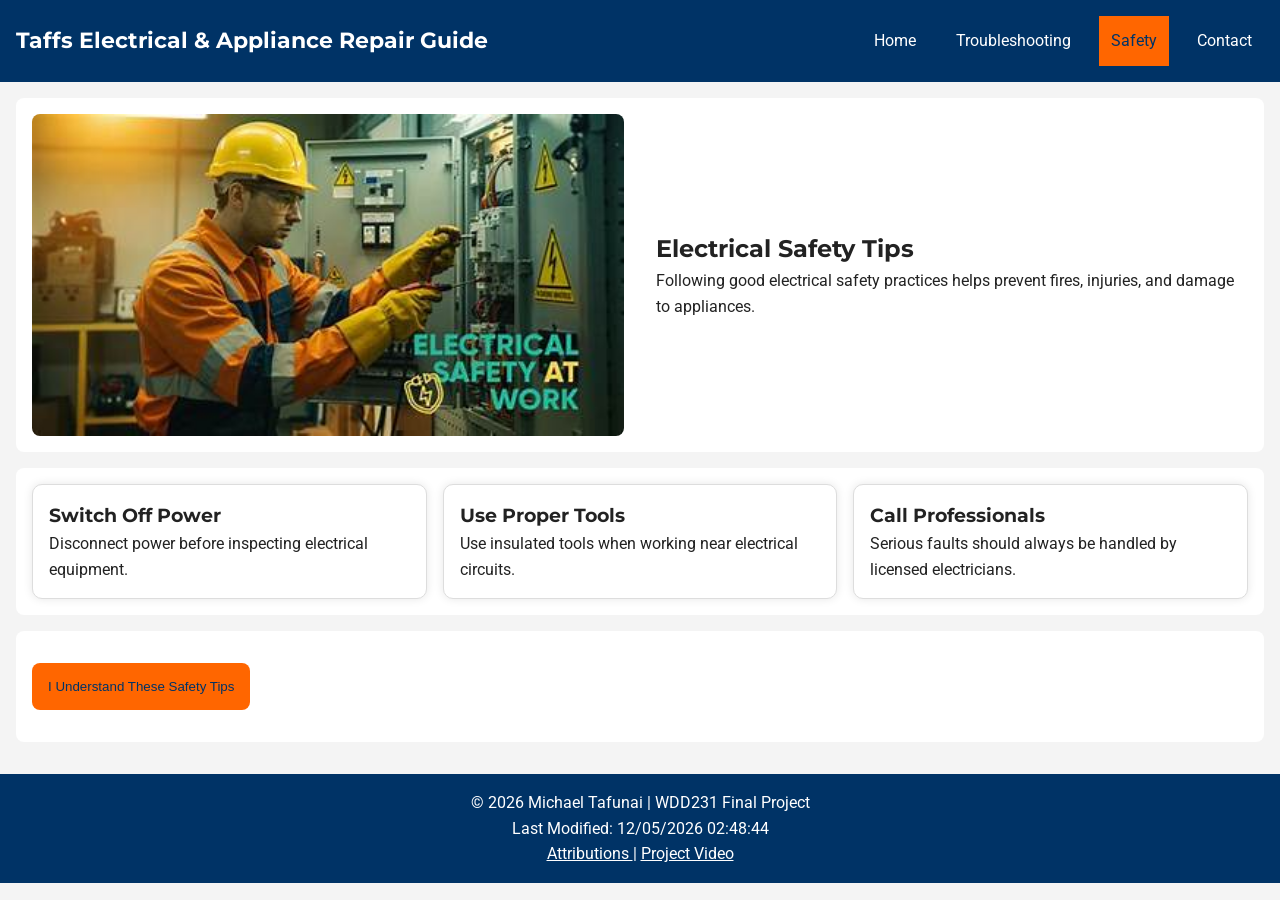
<file: finalproject/safety.html>
<!DOCTYPE html>
<html lang="en">
<head>

<meta charset="UTF-8">

<meta name="viewport"
content="width=device-width, initial-scale=1.0">

<title>
Electrical Safety | Taffs Electrical & Appliance Repair Guide
</title>

<meta name="description"
content="Learn important electrical safety practices for homes and businesses in Fiji.">

<meta name="author"
content="Michael Tafunai">

<link rel="icon"
type="image/x-icon"
href="images/favicon.ico">

<meta property="og:title"
content="Electrical Safety | Taffs Electrical & Appliance Repair Guide">

<meta property="og:description"
content="Important electrical safety practices for homes and businesses in Fiji.">

<meta property="og:image"
content="https://mtafunai.github.io/wdd231/finalproject/images/safety.jpg">

<meta property="og:url"
content="https://mtafunai.github.io/wdd231/finalproject/safety.html">

<meta property="og:type"
content="website">

<link
    rel="icon"
    type="image/x-icon"
    href="images/favicon.ico">

<link rel="preconnect"
    href="https://fonts.googleapis.com">

<link rel="preconnect"
    href="https://fonts.gstatic.com"
    crossorigin>

<link
    href="https://fonts.googleapis.com/css2?family=Montserrat:wght@400;700&family=Roboto:wght@300;400;700&display=swap"
    rel="stylesheet">


<link rel="stylesheet"
href="styles/small.css">

<link rel="stylesheet"
href="styles/larger.css">

</head>

<body>

<header>

<div class="logo">
<h1>Taffs Electrical & Appliance Repair Guide</h1>
</div>

<button
id="menuButton"
aria-label="Open navigation menu">
☰
</button>

<nav id="navigation">

<a href="index.html">
Home
</a>

<a href="troubleshooting.html">
Troubleshooting
</a>

<a href="safety.html"
class="active">
Safety
</a>

<a href="contactform.html">
Contact
</a>

</nav>

</header>

<main>

<section class="hero">

<img
src="images/safety.jpg"
alt="Electrical safety equipment"
loading="lazy"
width="1200"
height="675">

<div class="hero-text">

<h2>
Electrical Safety Tips
</h2>

<p>
Following good electrical safety practices helps prevent fires,
injuries, and damage to appliances.
</p>

</div>

</section>

<section class="features">

<article class="card">

<h3>
Switch Off Power
</h3>

<p>
Disconnect power before inspecting electrical equipment.
</p>

</article>

<article class="card">

<h3>
Use Proper Tools
</h3>

<p>
Use insulated tools when working near electrical circuits.
</p>

</article>

<article class="card">

<h3>
Call Professionals
</h3>

<p>
Serious faults should always be handled by licensed electricians.
</p>

</article>

</section>

<section>

<button id="acknowledgeButton">
I Understand These Safety Tips
</button>

<p id="statusMessage"></p>

</section>

</main>

<footer>

<p>
&copy;
<span id="year"></span>
Michael Tafunai | WDD231 Final Project
</p>

<p id="lastModified"></p>

<p>

<a href="attributions.html">
Attributions
</a>

|

<a href="https://youtube.com/">
Project Video
</a>

</p>

</footer>

<script type="module"
src="scripts/storage.js"></script>

</body>
</html>
</file>
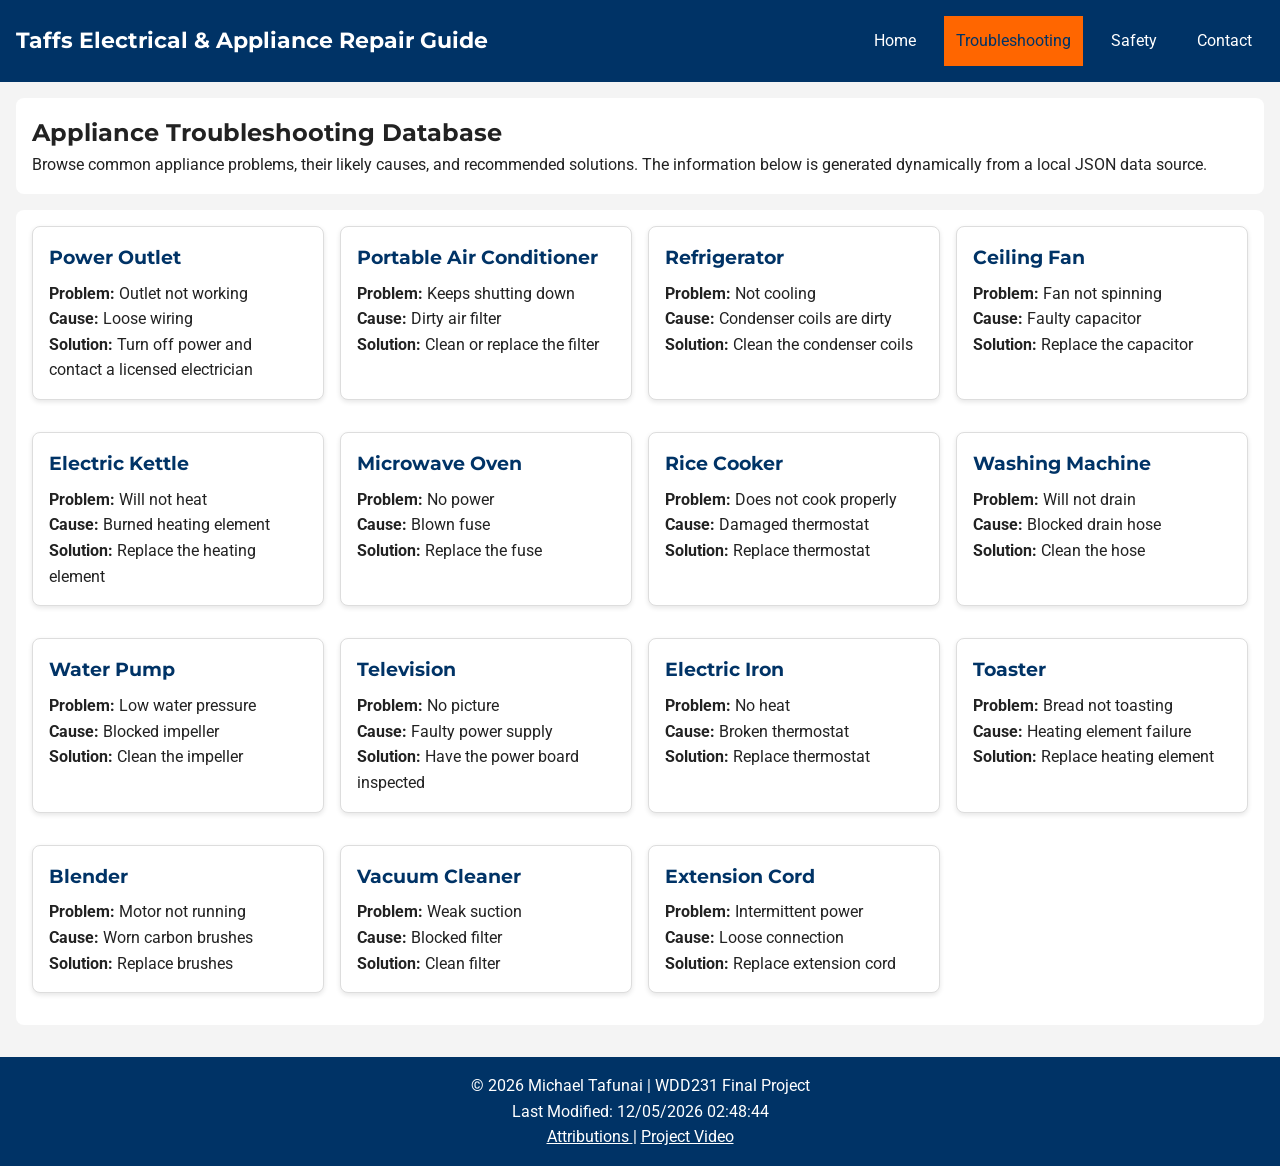
<file: finalproject/troubleshooting.html>
<!DOCTYPE html>
<html lang="en">
<head>

<meta charset="UTF-8">

<meta name="viewport"
content="width=device-width, initial-scale=1.0">

<title>
Troubleshooting Guides | Taffs Electrical & Appliance Repair Guide
</title>

<meta
name="description"
content="Browse appliance troubleshooting guides and common electrical faults found in homes and businesses.">

<meta
name="author"
content="Michael Tafunai">

<link
rel="icon"
type="image/x-icon"
href="images/favicon.ico">

<meta
property="og:title"
content="Troubleshooting Guides | Taffs Electrical & Appliance Repair Guide">

<meta
property="og:description"
content="Common appliance faults and recommended repair solutions.">

<meta
property="og:image"
content="https://mtafunai.github.io/wdd231/finalproject/images/repairs.jpg">

<meta
property="og:url"
content="https://mtafunai.github.io/wdd231/finalproject/troubleshooting.html">

<meta
property="og:type"
content="website">

<link
    rel="icon"
    type="image/x-icon"
    href="images/favicon.ico">

<link rel="preconnect"
    href="https://fonts.googleapis.com">

<link rel="preconnect"
    href="https://fonts.gstatic.com"
    crossorigin>

<link
    href="https://fonts.googleapis.com/css2?family=Montserrat:wght@400;700&family=Roboto:wght@300;400;700&display=swap"
    rel="stylesheet">


<link rel="stylesheet"
href="styles/small.css">

<link rel="stylesheet"
href="styles/larger.css">

</head>

<body>

<header>

<div class="logo">
<h1>Taffs Electrical & Appliance Repair Guide</h1>
</div>

<button
id="menuButton"
aria-label="Open navigation menu">
☰
</button>

<nav id="navigation">

<a href="index.html">
Home
</a>

<a
href="troubleshooting.html"
class="active">
Troubleshooting
</a>

<a href="safety.html">
Safety
</a>

<a href="contactform.html">
Contact
</a>

</nav>

</header>

<main>

<section>

<h2>
Appliance Troubleshooting Database
</h2>

<p>
Browse common appliance problems, their likely causes,
and recommended solutions. The information below is
generated dynamically from a local JSON data source.
</p>

</section>

<section>

<div
id="repairCards"
class="repair-grid">
</div>

</section>

</main>

<footer>

<p>
&copy;
<span id="year"></span>
Michael Tafunai | WDD231 Final Project
</p>

<p id="lastModified"></p>

<p>

<a href="attributions.html">
Attributions
</a>

|

<a href="https://youtube.com/">
Project Video
</a>

</p>

</footer>

<script
type="module"
src="scripts/repairs.js">
</script>

</body>
</html>
</file>
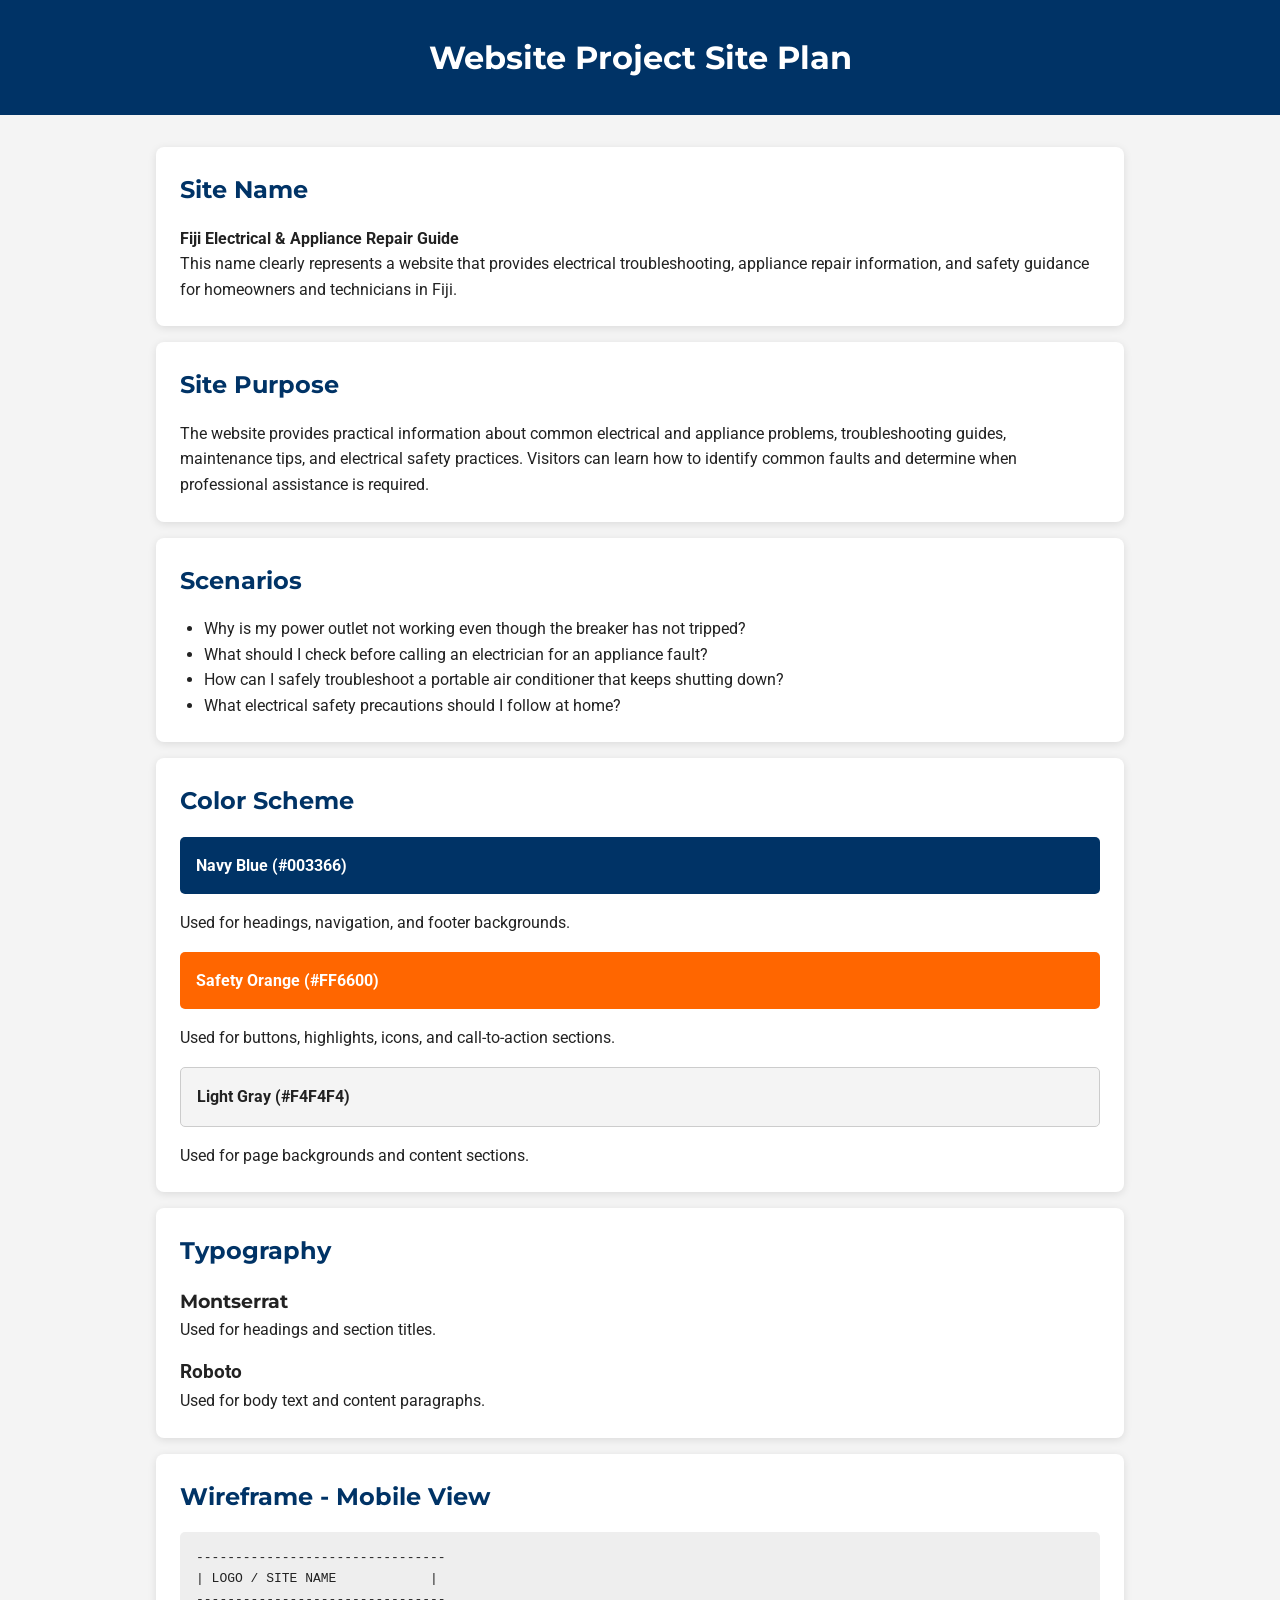
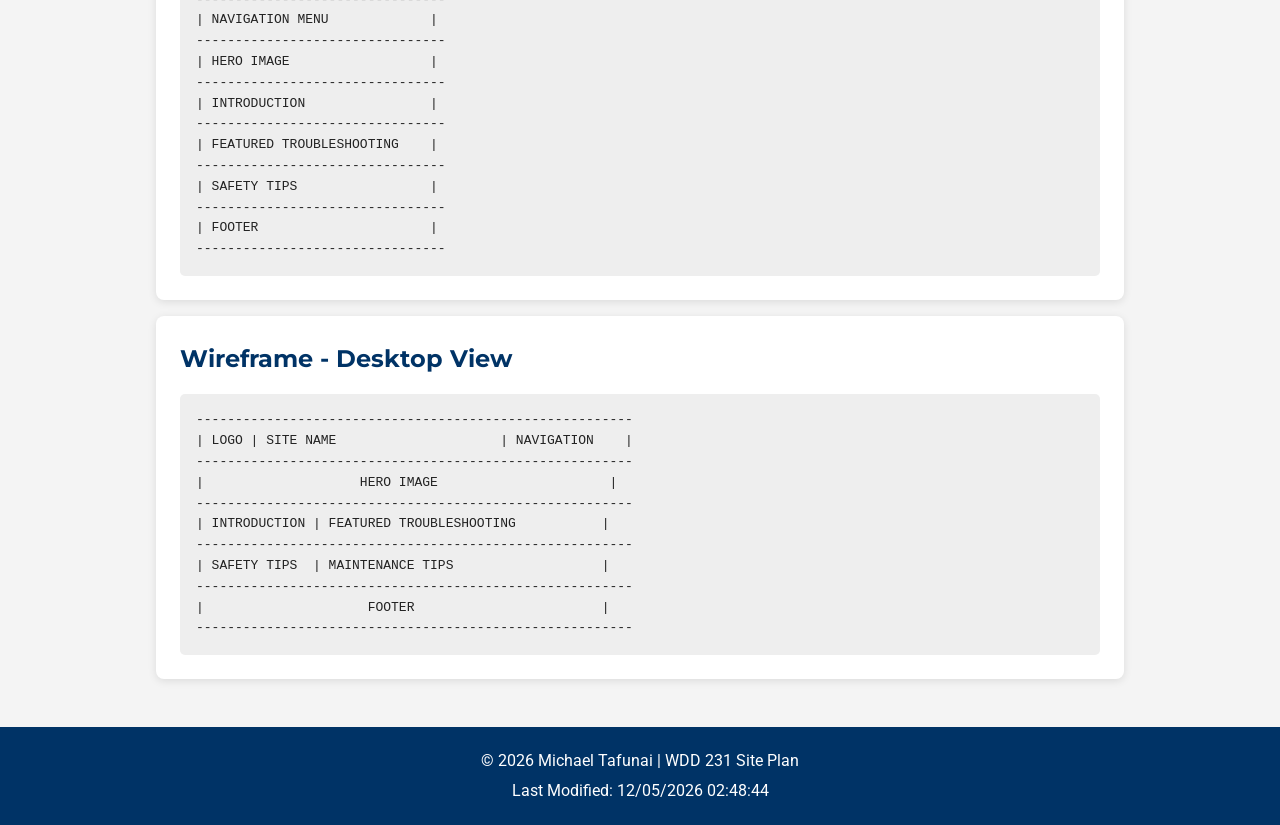
<file: project/siteplan.html>
<!DOCTYPE html>
<html lang="en">
<head>
    <meta charset="UTF-8">
    <meta name="author" content="Michael Tafunai">
    <meta name="description" content="Site Plan for Fiji Electrical & Appliance Repair Guide">
    <meta name="viewport" content="width=device-width, initial-scale=1.0">

    <title>Fiji Electrical & Appliance Repair Guide - Site Plan</title>

    <link rel="stylesheet" href="styles/siteplan.css">

    <link rel="preconnect" href="https://fonts.googleapis.com">
    <link rel="preconnect" href="https://fonts.gstatic.com" crossorigin>
    <link href="https://fonts.googleapis.com/css2?family=Montserrat:wght@600;700&family=Roboto:wght@400;700&display=swap" rel="stylesheet">
</head>
<body>

<header>
    <h1>Website Project Site Plan</h1>
</header>

<main>

    <section>
        <h2>Site Name</h2>
        <p><strong>Fiji Electrical & Appliance Repair Guide</strong></p>
        <p>
            This name clearly represents a website that provides electrical
            troubleshooting, appliance repair information, and safety guidance
            for homeowners and technicians in Fiji.
        </p>
    </section>

    <section>
        <h2>Site Purpose</h2>
        <p>
            The website provides practical information about common electrical
            and appliance problems, troubleshooting guides, maintenance tips,
            and electrical safety practices. Visitors can learn how to identify
            common faults and determine when professional assistance is required.
        </p>
    </section>

    <section>
        <h2>Scenarios</h2>
        <ul>
            <li>Why is my power outlet not working even though the breaker has not tripped?</li>
            <li>What should I check before calling an electrician for an appliance fault?</li>
            <li>How can I safely troubleshoot a portable air conditioner that keeps shutting down?</li>
            <li>What electrical safety precautions should I follow at home?</li>
        </ul>
    </section>

    <section>
        <h2>Color Scheme</h2>

        <div class="color navy">
            Navy Blue (#003366)
        </div>
        <p>Used for headings, navigation, and footer backgrounds.</p>

        <div class="color orange">
            Safety Orange (#FF6600)
        </div>
        <p>Used for buttons, highlights, icons, and call-to-action sections.</p>

        <div class="color gray">
            Light Gray (#F4F4F4)
        </div>
        <p>Used for page backgrounds and content sections.</p>
    </section>

    <section>
        <h2>Typography</h2>

        <h3 class="montserrat">Montserrat</h3>
        <p>Used for headings and section titles.</p>

        <h3 class="roboto">Roboto</h3>
        <p>Used for body text and content paragraphs.</p>
    </section>

    <section>
        <h2>Wireframe - Mobile View</h2>

<pre>
--------------------------------
| LOGO / SITE NAME            |
--------------------------------
| NAVIGATION MENU             |
--------------------------------
| HERO IMAGE                  |
--------------------------------
| INTRODUCTION                |
--------------------------------
| FEATURED TROUBLESHOOTING    |
--------------------------------
| SAFETY TIPS                 |
--------------------------------
| FOOTER                      |
--------------------------------
</pre>
    </section>

    <section>
        <h2>Wireframe - Desktop View</h2>

<pre>
--------------------------------------------------------
| LOGO | SITE NAME                     | NAVIGATION    |
--------------------------------------------------------
|                    HERO IMAGE                      |
--------------------------------------------------------
| INTRODUCTION | FEATURED TROUBLESHOOTING           |
--------------------------------------------------------
| SAFETY TIPS  | MAINTENANCE TIPS                   |
--------------------------------------------------------
|                     FOOTER                        |
--------------------------------------------------------
</pre>
    </section>

</main>

<footer>
    <p>&copy; <span id="currentyear"></span> Michael Tafunai | WDD 231 Site Plan</p>
    <p id="lastModified"></p>
</footer>

<script src="scripts/siteplan.js"></script>

</body>
</html>
</file>
<file: chamber/styles/small.css>
:root {
    --primary: #003366;
    --accent: #cc7000;
    --bg: #f4f4f4;
}


* {
    box-sizing: border-box;
}

body {
    margin: 0;
    font-family: "Roboto", sans-serif;
    background: var(--bg);
}


header {
    background: var(--primary);
    color: white;
    display: flex;
    justify-content: space-between;
    padding: 1rem;
    flex-wrap: wrap;
}


nav {
    display: none;
    flex-direction: column;
}

nav.open {
    display: flex;
}

nav a.active {
    background: white;
    color: var(--primary);
    padding: 0.5rem;
    border-radius: 5px;
}


.hero {
    position: relative;
}

.hero img {
    width: 100%;
}

.hero-text {
    position: absolute;
    top: 40%;
    left: 50%;
    transform: translate(-50%, -50%);
    color: white;
    text-align: center;
}

.cta {
    background: var(--accent);
    padding: 0.7rem 1rem;
    color: white;
    text-decoration: none;
    border-radius: 5px;
}


section {
    padding: 1rem;
}


#spotlightContainer {
    display: grid;
    gap: 1rem;
}


#forecast {
    display: grid;
    gap: 1rem;
}


.card {
    background: white;
    padding: 1rem;
    border-radius: 10px;
}
</file>
<file: chamber/styles/larger.css>
@media (min-width: 768px) {

    nav {
        display: flex;
        flex-direction: row;
        gap: 1rem;
    }

    #spotlightContainer {
        grid-template-columns: repeat(3, 1fr);
    }

    #forecast {
        grid-template-columns: repeat(3, 1fr);
    }
}
</file>
<file: chamber/styles/base.css>
* {
    margin: 0;
    padding: 0;
    box-sizing: border-box;
    font-family: "Roboto", sans-serif;
}

body {
    line-height: 1.6;
    background-color: #ffffff;
    color: #222;
}

header {
    background-color: #003366;
    color: white;
    padding: 1rem;
    display: flex;
    align-items: center;
    justify-content: space-between;
    flex-wrap: wrap;
}

.logo {
    display: flex;
    align-items: center;
    gap: 1rem;
}

.logo img {
    width: 90px;
    height: auto;
}

.logo span {
    font-size: 1.3rem;
    font-weight: bold;
}

.navigation {
    display: flex;
    gap: 1rem;
}

.navigation a {
    color: white;
    text-decoration: none;
    padding: 0.5rem 0.75rem;
    border-radius: 5px;
}

.navigation a:hover {
    background-color: #0055aa;
}

.navigation a.active {
    background-color: #0055aa;
}


main {
    padding: 1rem;
}


footer {
    background-color: #003366;
    color: white;
    text-align: center;
    padding: 1rem;
    margin-top: 2rem;
}


button {
    cursor: pointer;
}
</file>
<file: finalproject/styles/small.css>
:root{
    --primary:#003366;
    --secondary:#ff6600;
    --background:#f4f4f4;
    --text:#222;
    --white:#ffffff;
}

*{
    margin:0;
    padding:0;
    box-sizing:border-box;
}

body{
    font-family:'Roboto',sans-serif;
    background:var(--background);
    color:var(--text);
    line-height:1.6;
}

h1,
h2,
h3{
    font-family:'Montserrat',sans-serif;
}

header{
    background:var(--primary);
    color:var(--white);
    padding:1rem;
}

.logo h1{
    font-size:1.4rem;
}

#menuButton{
    display:block;
    margin-top:.5rem;
    padding:.5rem;
    font-size:1.2rem;
}

nav{
    display:none;
    flex-direction:column;
}

nav.open{
    display:flex;
}

nav a{
    color:var(--white);
    text-decoration:none;
    padding:.75rem;
}

nav a:hover,
.active{
    background:var(--secondary);
    color:var(--primary);
}

main{
    padding:1rem;
}

.hero img{
    width:100%;
    height:auto;
    border-radius:8px;
}

.hero-text{
    padding:1rem 0;
}

section{
    background:var(--white);
    padding:1rem;
    margin-bottom:1rem;
    border-radius:8px;
}

.features{
    display:grid;
    gap:1rem;
}

.card{
    background:var(--white);
    border:1px solid #ddd;
    padding:1rem;
    border-radius:10px;
    box-shadow:0 0 10px rgba(0,0,0,.1);
}

#visitCounter{
    font-weight:bold;
    margin-top:1rem;
    color:var(--primary);
}

dialog{
    padding:1.5rem;
    max-width:400px;
}

dialog button{
    margin-top:1rem;
    padding:.5rem 1rem;
}

footer{
    background:var(--primary);
    color:var(--white);
    text-align:center;
    padding:1rem;
}

footer a{
    color:var(--white);
}

.repair-grid{
    display:grid;
    gap:1rem;
}

.repair-card{
    background:var(--white);
    border:1px solid #ddd;
    border-radius:8px;
    padding:1rem;
    box-shadow:0 2px 5px rgba(0,0,0,.1);
}

.repair-card h3{
    color:var(--primary);
    margin-bottom:.5rem;
}

.tips{
    display:grid;
    gap:1rem;
}

.tips img{
    width:100%;
    height:auto;
}

#acknowledgeBtn,
#acknowledgeButton{
    background:var(--secondary);
    color:var(--primary);
    border:none;
    padding:1rem;
    cursor:pointer;
    border-radius:8px;
    margin-top:1rem;
}

#safetyMessage,
#statusMessage{
    margin-top:1rem;
    font-weight:bold;
    color:var(--primary);
}

form{
    display:grid;
    gap:1rem;
    background:var(--white);
    padding:1rem;
    border-radius:10px;
    box-shadow:0 0 10px rgba(0,0,0,.1);
}

input,
textarea{
    width:100%;
    padding:.8rem;
}

input[type="submit"]{
    background:var(--secondary);
    color:var(--primary);
    border:none;
    cursor:pointer;
    padding:.75rem;
}

#results{
    background:var(--white);
    padding:1rem;
    border-radius:10px;
    box-shadow:0 0 10px rgba(0,0,0,.1);
}
</file>
<file: finalproject/styles/larger.css>
@media screen and (min-width:768px){

#menuButton{
display:none;
}

nav{
display:flex;
flex-direction:row;
gap:1rem;
}

header{
display:flex;
justify-content:space-between;
align-items:center;
}

.hero{
display:grid;
grid-template-columns:1fr 1fr;
gap:2rem;
align-items:center;
}

.features{
grid-template-columns:
repeat(3,1fr);
}

}

.repair-grid{
grid-template-columns:
repeat(auto-fit,minmax(250px,1fr));
}

.tips{
grid-template-columns:
repeat(2,1fr);
}
</file>
<file: chamber/styles/discover.css>
.visually-hidden {
    position: absolute;
    left: -9999px;
}

.visit-message {
    background-color: #eef5ff;
    border-left: 5px solid #003366;
    padding: 1rem;
    margin-bottom: 2rem;
    border-radius: 5px;
    font-weight: 700;
}

#discover-cards {
    display: grid;
    gap: 1rem;

    grid-template-areas:
        "one"
        "two"
        "three"
        "four"
        "five"
        "six"
        "seven"
        "eight";
}

#discover-cards article:nth-child(1) {
    grid-area: one;
}

#discover-cards article:nth-child(2) {
    grid-area: two;
}

#discover-cards article:nth-child(3) {
    grid-area: three;
}

#discover-cards article:nth-child(4) {
    grid-area: four;
}

#discover-cards article:nth-child(5) {
    grid-area: five;
}

#discover-cards article:nth-child(6) {
    grid-area: six;
}

#discover-cards article:nth-child(7) {
    grid-area: seven;
}

#discover-cards article:nth-child(8) {
    grid-area: eight;
}

#discover-cards article {
    background: #f4f4f4;
    padding: 1rem;
    border-radius: 10px;
    box-shadow: 0 2px 8px rgba(0, 0, 0, 0.1);
}

#discover-cards h2 {
    color: #003366;
}

#discover-cards img {
    width: 100%;
    height: auto;
    border-radius: 8px;
}

#discover-cards address {
    margin: 0.75rem 0;
    font-style: normal;
    font-weight: bold;
}

#discover-cards button {
    background: #003366;
    color: white;
    border: none;
    padding: 0.75rem 1rem;
    border-radius: 5px;
}

@media (min-width: 641px) {

    #discover-cards {
        grid-template-columns: 1fr 1fr;

        grid-template-areas:
            "one two"
            "three four"
            "five six"
            "seven eight";
    }

    #discover-cards img {
        transition: transform 0.3s ease;
    }

    #discover-cards img:hover {
        transform: scale(1.05);
    }
}

@media (min-width: 1025px) {

    #discover-cards {
        grid-template-columns: 1fr 1fr 1fr;

        grid-template-areas:
            "one one two"
            "three four five"
            "six seven eight";
    }
}
</file>
<file: chamber/styles/join.css>
body {
    font-family: 'Roboto', sans-serif;
    margin: 0;
    padding: 0;
    background-color: #ffffff;
}

main {
    padding: 1rem;
}

h1 {
    text-align: center;
    margin-bottom: 2rem;
}

.join-container {
    display: flex;
    flex-direction: column;
    gap: 2rem;
}

/* Desktop layout */
@media screen and (min-width: 768px) {
    .join-container {
        display: grid;
        grid-template-columns: 2fr 1fr;
        gap: 2rem;
        align-items: start;
    }
}

form {
    display: flex;
    flex-direction: column;
    gap: 1rem;
}

label {
    display: flex;
    flex-direction: column;
    font-weight: bold;
    gap: 0.5rem;
}

input,
select,
textarea {
    padding: 0.75rem;
    border: 1px solid #ccc;
    border-radius: 6px;
    font-size: 1rem;
}

.submitBtn {
    background-color: #003366;
    color: #ffffff;
    border: none;
    padding: 1rem;
    cursor: pointer;
    border-radius: 6px;
    font-size: 1rem;
}

.submitBtn:hover {
    background-color: #0055aa;
}

.membership-cards {
    display: grid;
    gap: 1rem;
}

.membership-card {
    background-color: #f4f4f4;
    padding: 1.5rem;
    border-radius: 10px;
    text-align: center;

    opacity: 0;
    transform: translateY(20px);
    animation: fadeInUp 0.8s forwards;
}

.membership-card:nth-child(1) {
    animation-delay: 0.2s;
}

.membership-card:nth-child(2) {
    animation-delay: 0.4s;
}

.membership-card:nth-child(3) {
    animation-delay: 0.6s;
}

.membership-card:nth-child(4) {
    animation-delay: 0.8s;
}

.membership-card a {
    display: inline-block;
    margin-top: 1rem;
    color: #003366;
    font-weight: bold;
    text-decoration: none;
}

.navigation a.active {
    background-color: #0055aa;
    color: #ffffff;
    padding: 0.5rem;
    border-radius: 5px;
}

dialog {
    border: none;
    border-radius: 10px;
    padding: 1.5rem;
    max-width: 400px;
}

dialog::backdrop {
    background: rgba(0, 0, 0, 0.5);
}

.close-modal {
    margin-top: 1rem;
    padding: 0.75rem 1rem;
    border: none;
    background-color: #003366;
    color: #ffffff;
    cursor: pointer;
    border-radius: 5px;
}

@keyframes fadeInUp {
    from {
        opacity: 0;
        transform: translateY(20px);
    }
    to {
        opacity: 1;
        transform: translateY(0);
    }
}
</file>
<file: project/styles/siteplan.css>
:root {
    --primary: #003366;
    --secondary: #FF6600;
    --background: #F4F4F4;
    --text: #222222;
}

* {
    margin: 0;
    padding: 0;
    box-sizing: border-box;
}

body {
    font-family: 'Roboto', sans-serif;
    background-color: var(--background);
    color: var(--text);
    line-height: 1.6;
}

header {
    background-color: var(--primary);
    color: white;
    text-align: center;
    padding: 2rem;
}

header h1 {
    font-family: 'Montserrat', sans-serif;
}

main {
    max-width: 1000px;
    margin: 0 auto;
    padding: 1rem;
}

section {
    background: white;
    margin: 1rem 0;
    padding: 1.5rem;
    border-radius: 8px;
    box-shadow: 0 2px 8px rgba(0,0,0,0.1);
}

h2 {
    color: var(--primary);
    font-family: 'Montserrat', sans-serif;
    margin-bottom: 1rem;
}

h3 {
    margin-top: 1rem;
}

ul {
    padding-left: 1.5rem;
}

.color {
    padding: 1rem;
    margin: 1rem 0;
    font-weight: bold;
    border-radius: 5px;
}

.navy {
    background-color: #003366;
    color: white;
}

.orange {
    background-color: #FF6600;
    color: white;
}

.gray {
    background-color: #F4F4F4;
    border: 1px solid #ccc;
}

.montserrat {
    font-family: 'Montserrat', sans-serif;
}

.roboto {
    font-family: 'Roboto', sans-serif;
}

pre {
    background-color: #eeeeee;
    padding: 1rem;
    border-radius: 5px;
    overflow-x: auto;
}

footer {
    background-color: var(--primary);
    color: white;
    text-align: center;
    padding: 1rem;
    margin-top: 1rem;
}

footer p {
    margin: 0.3rem;
}

@media screen and (max-width: 768px) {
    header {
        padding: 1rem;
    }

    section {
        padding: 1rem;
    }

    pre {
        font-size: 0.8rem;
    }
}
</file>
